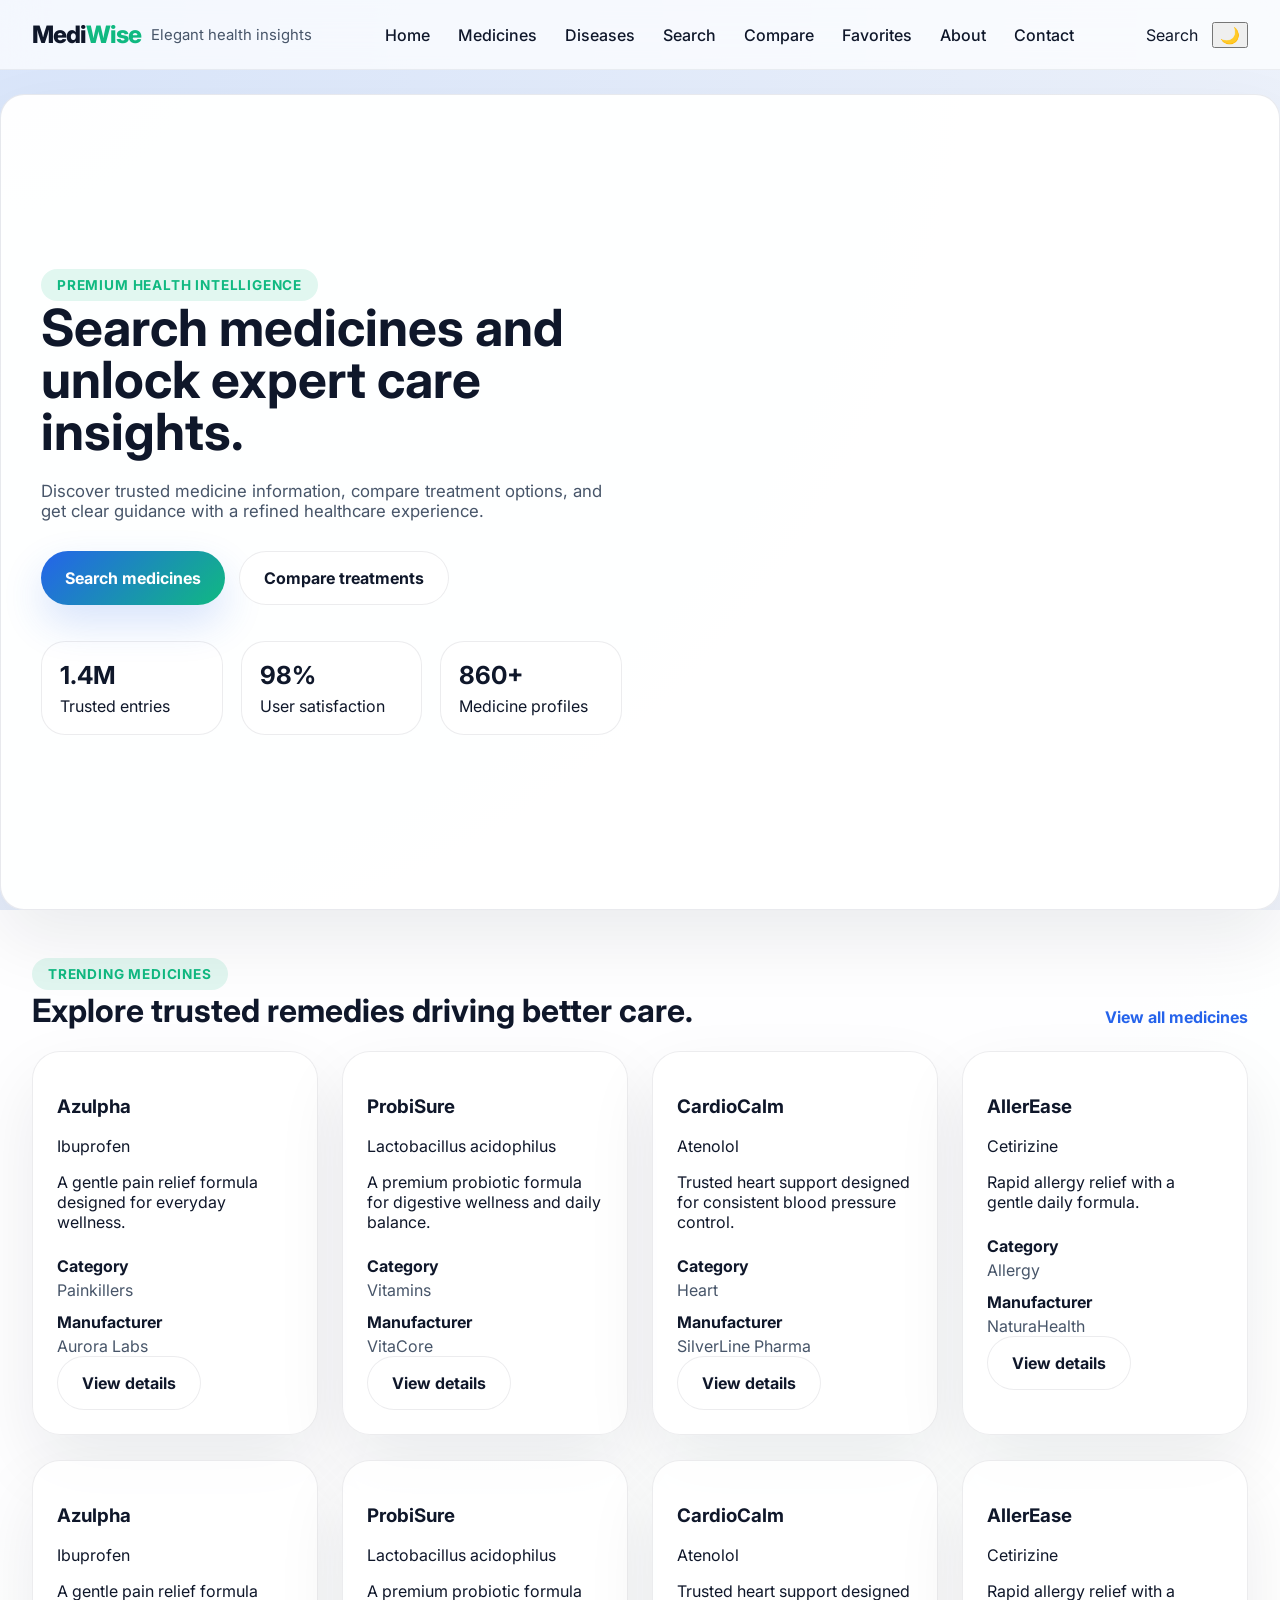
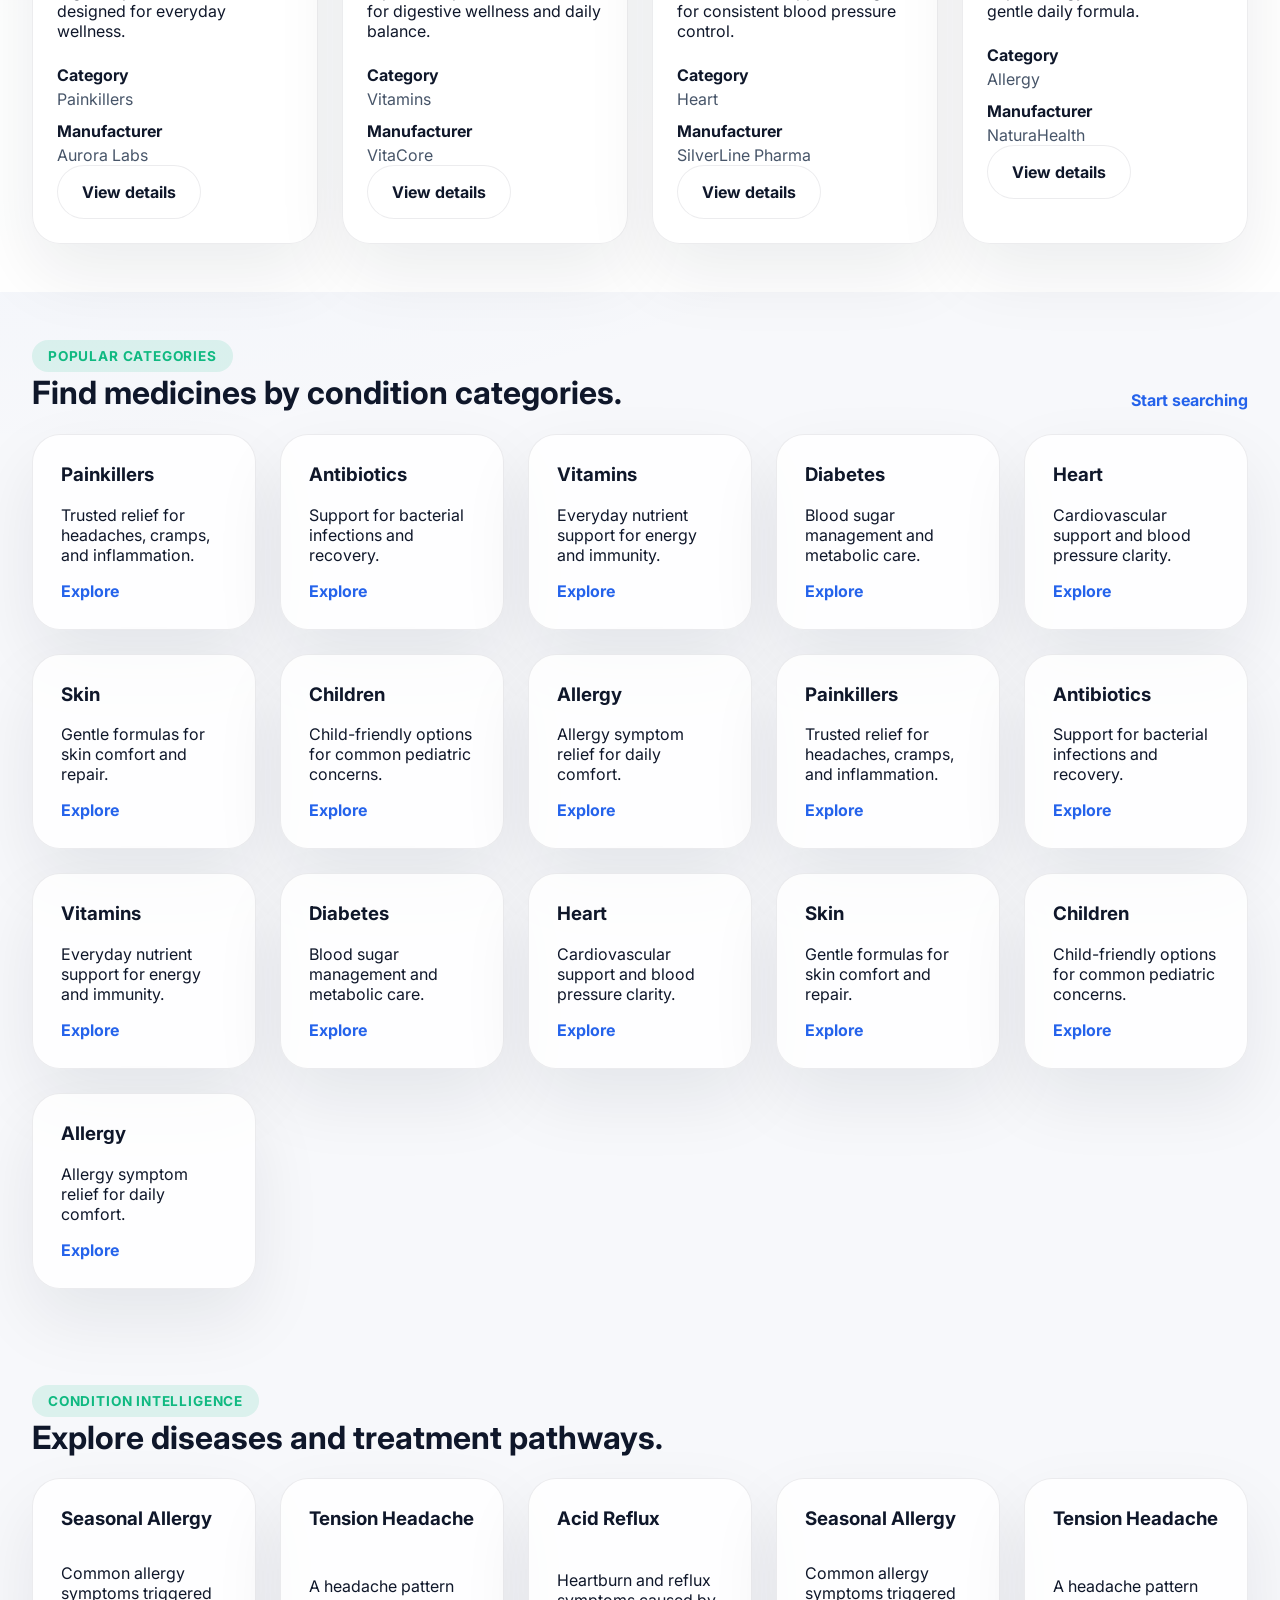
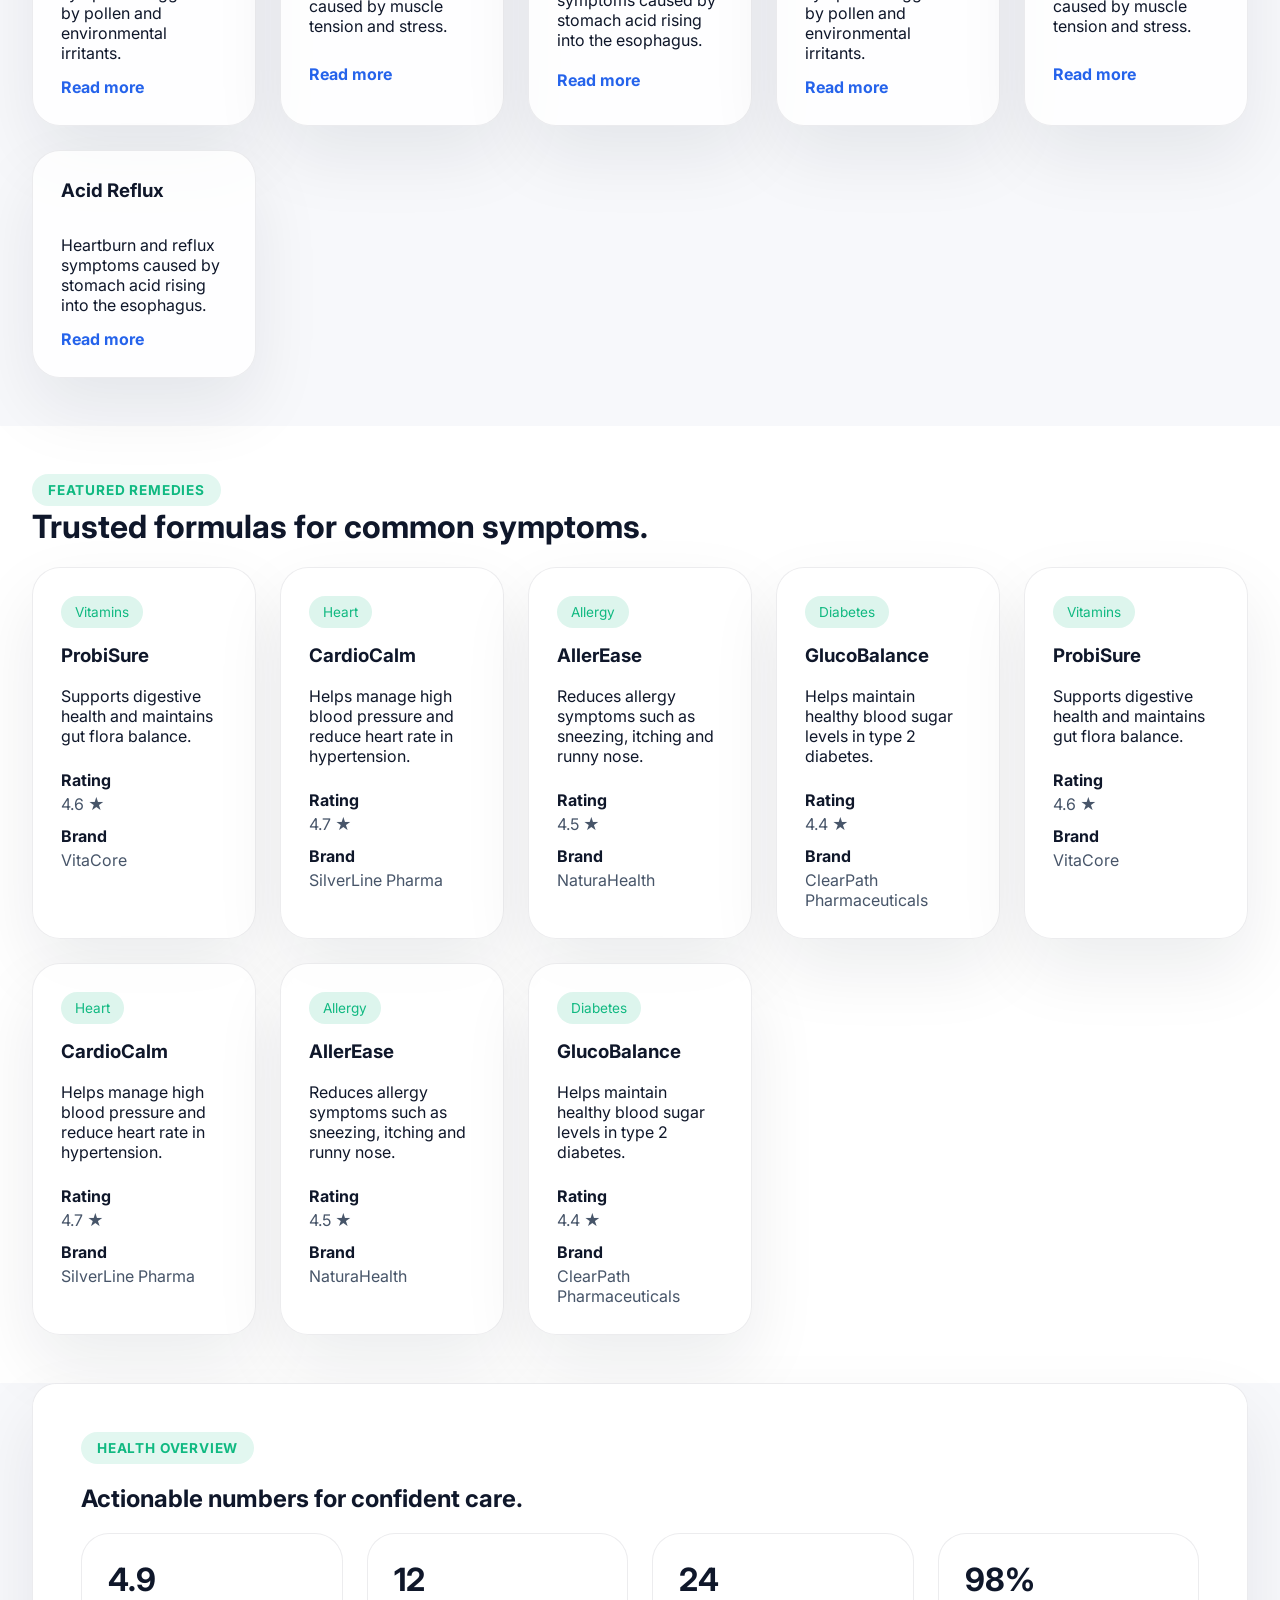
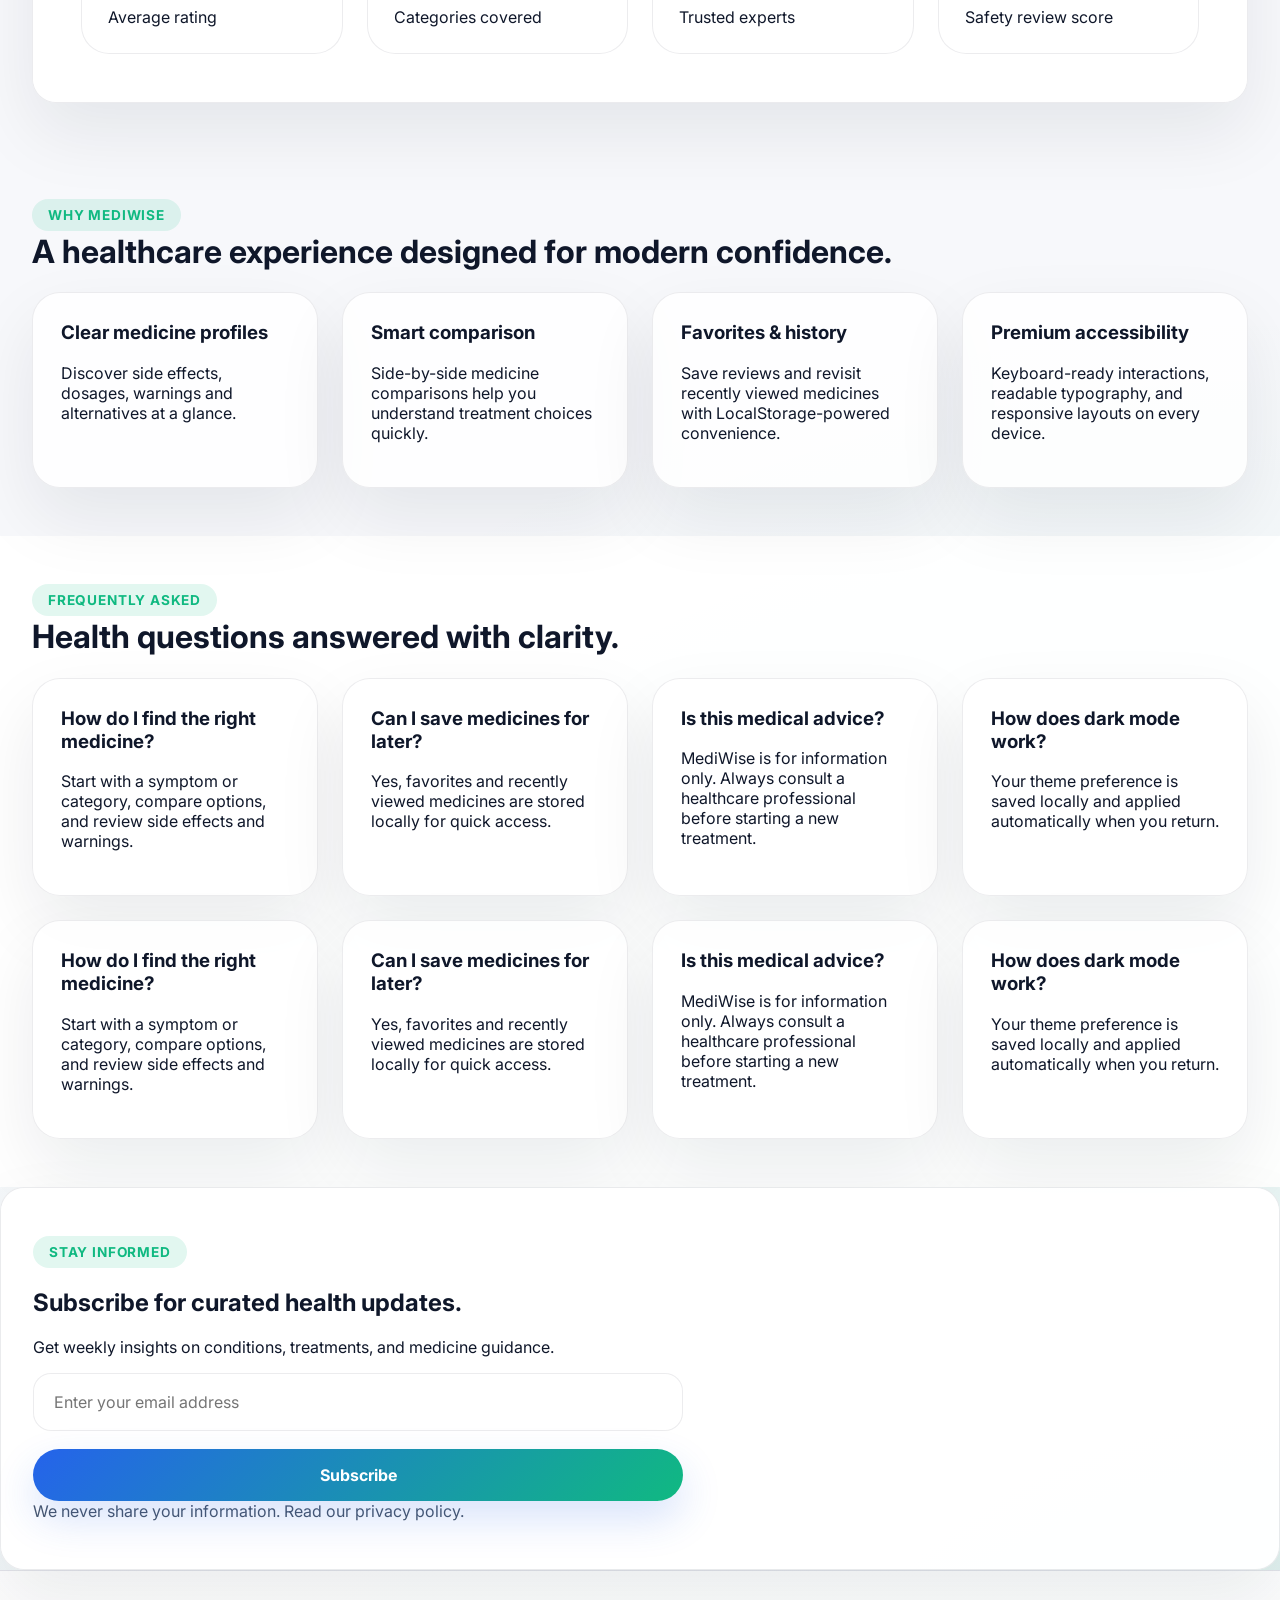
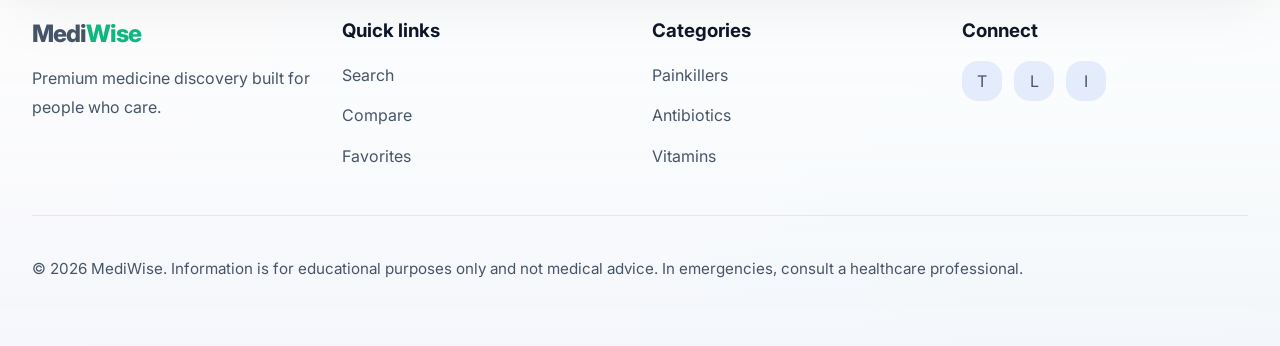
<file: index.html>
﻿<!DOCTYPE html>
<html lang="en">
<head>
  <meta charset="UTF-8" />
  <meta name="viewport" content="width=device-width, initial-scale=1.0" />
  <title>MediWise | Premium Healthcare Search & Medicine Insights</title>
  <meta name="description" content="MediWise is a premium healthcare discovery experience for searching medicines, exploring conditions, and comparing treatments with intelligent recommendations." />
  <meta property="og:title" content="MediWise | Premium Healthcare Search" />
  <meta property="og:description" content="Discover medicines, review treatments, and explore health guidance with MediWise's elegant, mobile-first healthcare experience." />
  <meta property="og:type" content="website" />
  <meta property="og:image" content="images/hero-pill.svg" />
  <meta name="twitter:card" content="summary_large_image" />
  <link rel="preconnect" href="https://fonts.googleapis.com" />
  <link rel="preconnect" href="https://fonts.gstatic.com" crossorigin />
  <link href="https://fonts.googleapis.com/css2?family=Inter:wght@400;500;600;700;800&display=swap" rel="stylesheet" />
  <link rel="stylesheet" href="css/style.css" />
  <link rel="stylesheet" href="css/navbar.css" />
  <link rel="stylesheet" href="css/footer.css" />
  <link rel="stylesheet" href="css/cards.css" />
  <link rel="stylesheet" href="css/pages.css" />
  <link rel="stylesheet" href="css/animations.css" />
  <link rel="stylesheet" href="css/responsive.css" />
</head>
<body>
  <div class="page-loader" id="pageLoader">
    <div class="loader-ring"></div>
    <div class="loader-text">MediWise is loading your health experience...</div>
  </div>

  <div class="page-shell">
    <header class="site-header" id="siteHeader">
      <div class="brand-group">
        <a class="brand-logo" href="index.html">Medi<span>Wise</span></a>
        <p class="brand-tag">Elegant health insights</p>
      </div>
      <nav class="primary-nav" aria-label="Primary navigation">
        <ul>
          <li><a href="index.html">Home</a></li>
          <li><a href="medicine.html">Medicines</a></li>
          <li><a href="disease.html">Diseases</a></li>
          <li><a href="search.html">Search</a></li>
          <li><a href="compare.html">Compare</a></li>
          <li><a href="favorites.html">Favorites</a></li>
          <li><a href="about.html">About</a></li>
          <li><a href="contact.html">Contact</a></li>
        </ul>
      </nav>
      <div class="site-actions">
        <a href="search.html" class="nav-search" aria-label="Search medicines"><span>Search</span></a>
        <button class="theme-toggle" id="themeToggle" aria-label="Toggle dark mode">🌙</button>
        <button class="menu-toggle" id="menuToggle" aria-label="Open mobile menu"><span></span><span></span><span></span></button>
      </div>
    </header>

    <div class="mobile-menu" id="mobileMenu" aria-hidden="true">
      <ul>
        <li><a href="index.html">Home</a></li>
        <li><a href="medicine.html">Medicines</a></li>
        <li><a href="disease.html">Diseases</a></li>
        <li><a href="search.html">Search</a></li>
        <li><a href="compare.html">Compare</a></li>
        <li><a href="favorites.html">Favorites</a></li>
        <li><a href="about.html">About</a></li>
        <li><a href="contact.html">Contact</a></li>
      </ul>
    </div>

    <main>
      <section class="hero panel glass-panel">
        <div class="hero-copy animate-up">
          <span class="eyebrow">Premium health intelligence</span>
          <h1>Search medicines and unlock expert care insights.</h1>
          <p>Discover trusted medicine information, compare treatment options, and get clear guidance with a refined healthcare experience.</p>
          <div class="hero-actions">
            <a href="search.html" class="btn btn-primary">Search medicines</a>
            <a href="compare.html" class="btn btn-secondary">Compare treatments</a>
          </div>
          <div class="hero-stats">
            <div><strong>1.4M</strong><span>Trusted entries</span></div>
            <div><strong>98%</strong><span>User satisfaction</span></div>
            <div><strong>860+</strong><span>Medicine profiles</span></div>
          </div>
        </div>
        <div class="hero-visual animate-float">
          <div class="hero-card glass-card">
            <span class="pill-badge">Featured</span>
            <img src="images/placeholder-medicine.svg" alt="MediWise medicine overview" />
            <div>
              <h2>Azulpha</h2>
              <p>Advanced pain relief for everyday comfort.</p>
            </div>
          </div>
          <div class="floating-pill pill-1"></div>
          <div class="floating-pill pill-2"></div>
          <div class="floating-pill pill-3"></div>
          <div class="visual-accent"></div>
        </div>
      </section>

      <section class="section section-surface" id="trendingMedicines">
        <div class="section-head">
          <div>
            <span class="eyebrow">Trending medicines</span>
            <h2>Explore trusted remedies driving better care.</h2>
          </div>
          <a href="medicine.html" class="link-button">View all medicines</a>
        </div>
        <div class="card-grid" id="trendingCards"></div>
      </section>

      <section class="section section-gradient" aria-labelledby="popularCategoriesTitle">
        <div class="section-head">
          <div>
            <span class="eyebrow">Popular categories</span>
            <h2 id="popularCategoriesTitle">Find medicines by condition categories.</h2>
          </div>
          <a href="search.html" class="link-button">Start searching</a>
        </div>
        <div class="category-grid" id="categoryGrid"></div>
      </section>

      <section class="section" aria-labelledby="diseaseInsightsTitle">
        <div class="section-head">
          <div>
            <span class="eyebrow">Condition intelligence</span>
            <h2 id="diseaseInsightsTitle">Explore diseases and treatment pathways.</h2>
          </div>
        </div>
        <div class="disease-grid" id="diseaseGrid"></div>
      </section>

      <section class="section section-surface" aria-labelledby="featuredMedicinesTitle">
        <div class="section-head">
          <div>
            <span class="eyebrow">Featured remedies</span>
            <h2 id="featuredMedicinesTitle">Trusted formulas for common symptoms.</h2>
          </div>
        </div>
        <div class="feature-grid" id="featuredGrid"></div>
      </section>

      <section class="section stats-section" aria-labelledby="healthStatsTitle">
        <div class="glass-panel stats-panel animate-up">
          <span class="eyebrow">Health overview</span>
          <h2 id="healthStatsTitle">Actionable numbers for confident care.</h2>
          <div class="stats-cards">
            <div class="stat-card"><strong>4.9</strong><span>Average rating</span></div>
            <div class="stat-card"><strong>12</strong><span>Categories covered</span></div>
            <div class="stat-card"><strong>24</strong><span>Trusted experts</span></div>
            <div class="stat-card"><strong>98%</strong><span>Safety review score</span></div>
          </div>
        </div>
      </section>

      <section class="section section-gradient" aria-labelledby="whyChooseTitle">
        <div class="section-head">
          <div>
            <span class="eyebrow">Why MediWise</span>
            <h2 id="whyChooseTitle">A healthcare experience designed for modern confidence.</h2>
          </div>
        </div>
        <div class="feature-grid feature-grid-4">
          <article class="glass-card feature-card animate-left">
            <h3>Clear medicine profiles</h3>
            <p>Discover side effects, dosages, warnings and alternatives at a glance.</p>
          </article>
          <article class="glass-card feature-card animate-up">
            <h3>Smart comparison</h3>
            <p>Side-by-side medicine comparisons help you understand treatment choices quickly.</p>
          </article>
          <article class="glass-card feature-card animate-right">
            <h3>Favorites &amp; history</h3>
            <p>Save reviews and revisit recently viewed medicines with LocalStorage-powered convenience.</p>
          </article>
          <article class="glass-card feature-card animate-up">
            <h3>Premium accessibility</h3>
            <p>Keyboard-ready interactions, readable typography, and responsive layouts on every device.</p>
          </article>
        </div>
      </section>

      <section class="section section-surface faq-section" aria-labelledby="faqTitle">
        <div class="section-head">
          <div>
            <span class="eyebrow">Frequently asked</span>
            <h2 id="faqTitle">Health questions answered with clarity.</h2>
          </div>
        </div>
        <div class="faq-grid" id="faqGrid"></div>
      </section>

      <section class="section newsletter-panel glass-panel animate-up">
        <div>
          <span class="eyebrow">Stay informed</span>
          <h2>Subscribe for curated health updates.</h2>
          <p>Get weekly insights on conditions, treatments, and medicine guidance.</p>
          <form id="newsletterForm" class="newsletter-form" novalidate>
            <label class="sr-only" for="newsletterEmail">Email address</label>
            <input id="newsletterEmail" type="email" placeholder="Enter your email address" required />
            <button type="submit" class="btn btn-primary">Subscribe</button>
          </form>
          <p class="newsletter-note">We never share your information. Read our <a href="privacy.html">privacy policy</a>.</p>
        </div>
      </section>
    </main>

    <footer class="site-footer">
      <div class="footer-grid">
        <div>
          <a class="brand-logo footer-logo" href="index.html">Medi<span>Wise</span></a>
          <p>Premium medicine discovery built for people who care.</p>
        </div>
        <div>
          <h3>Quick links</h3>
          <ul>
            <li><a href="search.html">Search</a></li>
            <li><a href="compare.html">Compare</a></li>
            <li><a href="favorites.html">Favorites</a></li>
          </ul>
        </div>
        <div>
          <h3>Categories</h3>
          <ul>
            <li><a href="search.html?category=Painkillers">Painkillers</a></li>
            <li><a href="search.html?category=Antibiotics">Antibiotics</a></li>
            <li><a href="search.html?category=Vitamins">Vitamins</a></li>
          </ul>
        </div>
        <div>
          <h3>Connect</h3>
          <div class="social-links">
            <a href="#" aria-label="Follow on Twitter">T</a>
            <a href="#" aria-label="Follow on LinkedIn">L</a>
            <a href="#" aria-label="Follow on Instagram">I</a>
          </div>
        </div>
      </div>
      <div class="footer-bottom">
        <p>© 2026 MediWise. Information is for educational purposes only and not medical advice. In emergencies, consult a healthcare professional.</p>
      </div>
    </footer>

    <button class="back-to-top" id="backToTop" aria-label="Scroll back to top">↑</button>
  </div>

  <script src="js/site.js"></script>
  <script type="module" src="js/app.js"></script>
  <script type="module" src="js/animations.js"></script>
</body>
</html>
</file>
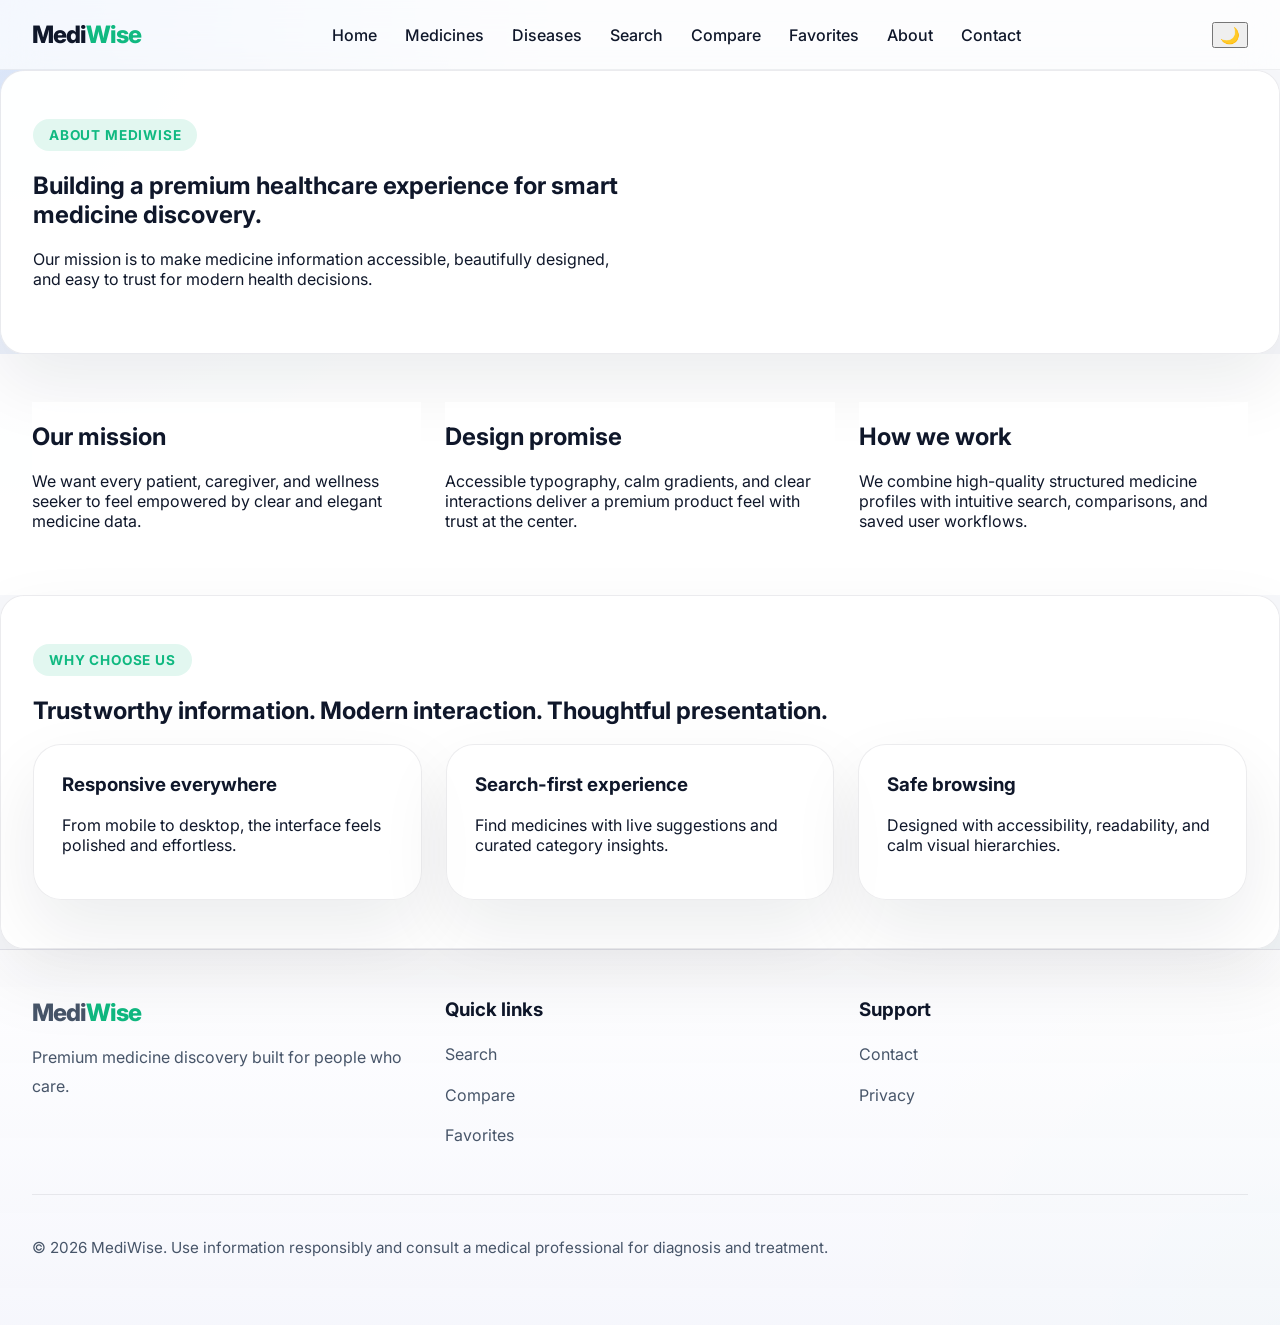
<file: about.html>
﻿<!DOCTYPE html>
<html lang="en">
<head>
  <meta charset="UTF-8" />
  <meta name="viewport" content="width=device-width, initial-scale=1.0" />
  <title>About MediWise | Premium Healthcare Website</title>
  <meta name="description" content="Learn about MediWise, our mission to make medicine information elegant, accessible, and trustworthy for everyone." />
  <link rel="stylesheet" href="css/style.css" />
  <link rel="stylesheet" href="css/navbar.css" />
  <link rel="stylesheet" href="css/footer.css" />
  <link rel="stylesheet" href="css/cards.css" />
  <link rel="stylesheet" href="css/pages.css" />
  <link rel="stylesheet" href="css/animations.css" />
  <link rel="stylesheet" href="css/responsive.css" />
  <link rel="preconnect" href="https://fonts.googleapis.com" />
  <link rel="preconnect" href="https://fonts.gstatic.com" crossorigin />
  <link href="https://fonts.googleapis.com/css2?family=Inter:wght@400;500;600;700;800&display=swap" rel="stylesheet" />
</head>
<body>
  <div class="page-loader" id="pageLoader">
    <div class="loader-ring"></div>
    <div class="loader-text">Loading about page...</div>
  </div>
  <div class="page-shell">
    <header class="site-header" id="siteHeader">
      <div class="brand-group">
        <a class="brand-logo" href="index.html">Medi<span>Wise</span></a>
      </div>
      <nav class="primary-nav" aria-label="Primary navigation">
        <ul>
          <li><a href="index.html">Home</a></li>
          <li><a href="medicine.html">Medicines</a></li>
          <li><a href="disease.html">Diseases</a></li>
          <li><a href="search.html">Search</a></li>
          <li><a href="compare.html">Compare</a></li>
          <li><a href="favorites.html">Favorites</a></li>
          <li><a href="about.html">About</a></li>
          <li><a href="contact.html">Contact</a></li>
        </ul>
      </nav>
      <div class="site-actions">
        <button class="theme-toggle" id="themeToggle" aria-label="Toggle dark mode">🌙</button>
        <button class="menu-toggle" id="menuToggle" aria-label="Open mobile menu"><span></span><span></span><span></span></button>
      </div>
    </header>
    <div class="mobile-menu" id="mobileMenu" aria-hidden="true">
      <ul>
        <li><a href="index.html">Home</a></li>
        <li><a href="medicine.html">Medicines</a></li>
        <li><a href="disease.html">Diseases</a></li>
        <li><a href="search.html">Search</a></li>
        <li><a href="compare.html">Compare</a></li>
        <li><a href="favorites.html">Favorites</a></li>
        <li><a href="about.html">About</a></li>
        <li><a href="contact.html">Contact</a></li>
      </ul>
    </div>

    <main>
      <section class="section about-hero glass-panel animate-up">
        <div>
          <span class="eyebrow">About MediWise</span>
          <h1>Building a premium healthcare experience for smart medicine discovery.</h1>
          <p>Our mission is to make medicine information accessible, beautifully designed, and easy to trust for modern health decisions.</p>
        </div>
      </section>

      <section class="section section-surface about-grid">
        <article class="glass-card animate-left">
          <h2>Our mission</h2>
          <p>We want every patient, caregiver, and wellness seeker to feel empowered by clear and elegant medicine data.</p>
        </article>
        <article class="glass-card animate-up">
          <h2>Design promise</h2>
          <p>Accessible typography, calm gradients, and clear interactions deliver a premium product feel with trust at the center.</p>
        </article>
        <article class="glass-card animate-right">
          <h2>How we work</h2>
          <p>We combine high-quality structured medicine profiles with intuitive search, comparisons, and saved user workflows.</p>
        </article>
      </section>

      <section class="section section-gradient team-panel glass-panel animate-up">
        <div>
          <span class="eyebrow">Why choose us</span>
          <h2>Trustworthy information. Modern interaction. Thoughtful presentation.</h2>
        </div>
        <div class="feature-grid feature-grid-3">
          <article>
            <h3>Responsive everywhere</h3>
            <p>From mobile to desktop, the interface feels polished and effortless.</p>
          </article>
          <article>
            <h3>Search-first experience</h3>
            <p>Find medicines with live suggestions and curated category insights.</p>
          </article>
          <article>
            <h3>Safe browsing</h3>
            <p>Designed with accessibility, readability, and calm visual hierarchies.</p>
          </article>
        </div>
      </section>
    </main>

    <footer class="site-footer">
      <div class="footer-grid">
        <div>
          <a class="brand-logo footer-logo" href="index.html">Medi<span>Wise</span></a>
          <p>Premium medicine discovery built for people who care.</p>
        </div>
        <div>
          <h3>Quick links</h3>
          <ul>
            <li><a href="search.html">Search</a></li>
            <li><a href="compare.html">Compare</a></li>
            <li><a href="favorites.html">Favorites</a></li>
          </ul>
        </div>
        <div>
          <h3>Support</h3>
          <ul>
            <li><a href="contact.html">Contact</a></li>
            <li><a href="privacy.html">Privacy</a></li>
          </ul>
        </div>
      </div>
      <div class="footer-bottom">
        <p>© 2026 MediWise. Use information responsibly and consult a medical professional for diagnosis and treatment.</p>
      </div>
    </footer>
  </div>

  <button class="back-to-top" id="backToTop" aria-label="Scroll to top">↑</button>
  <script src="js/site.js"></script>
  <script type="module" src="js/app.js"></script>
</body>
</html>
</file>
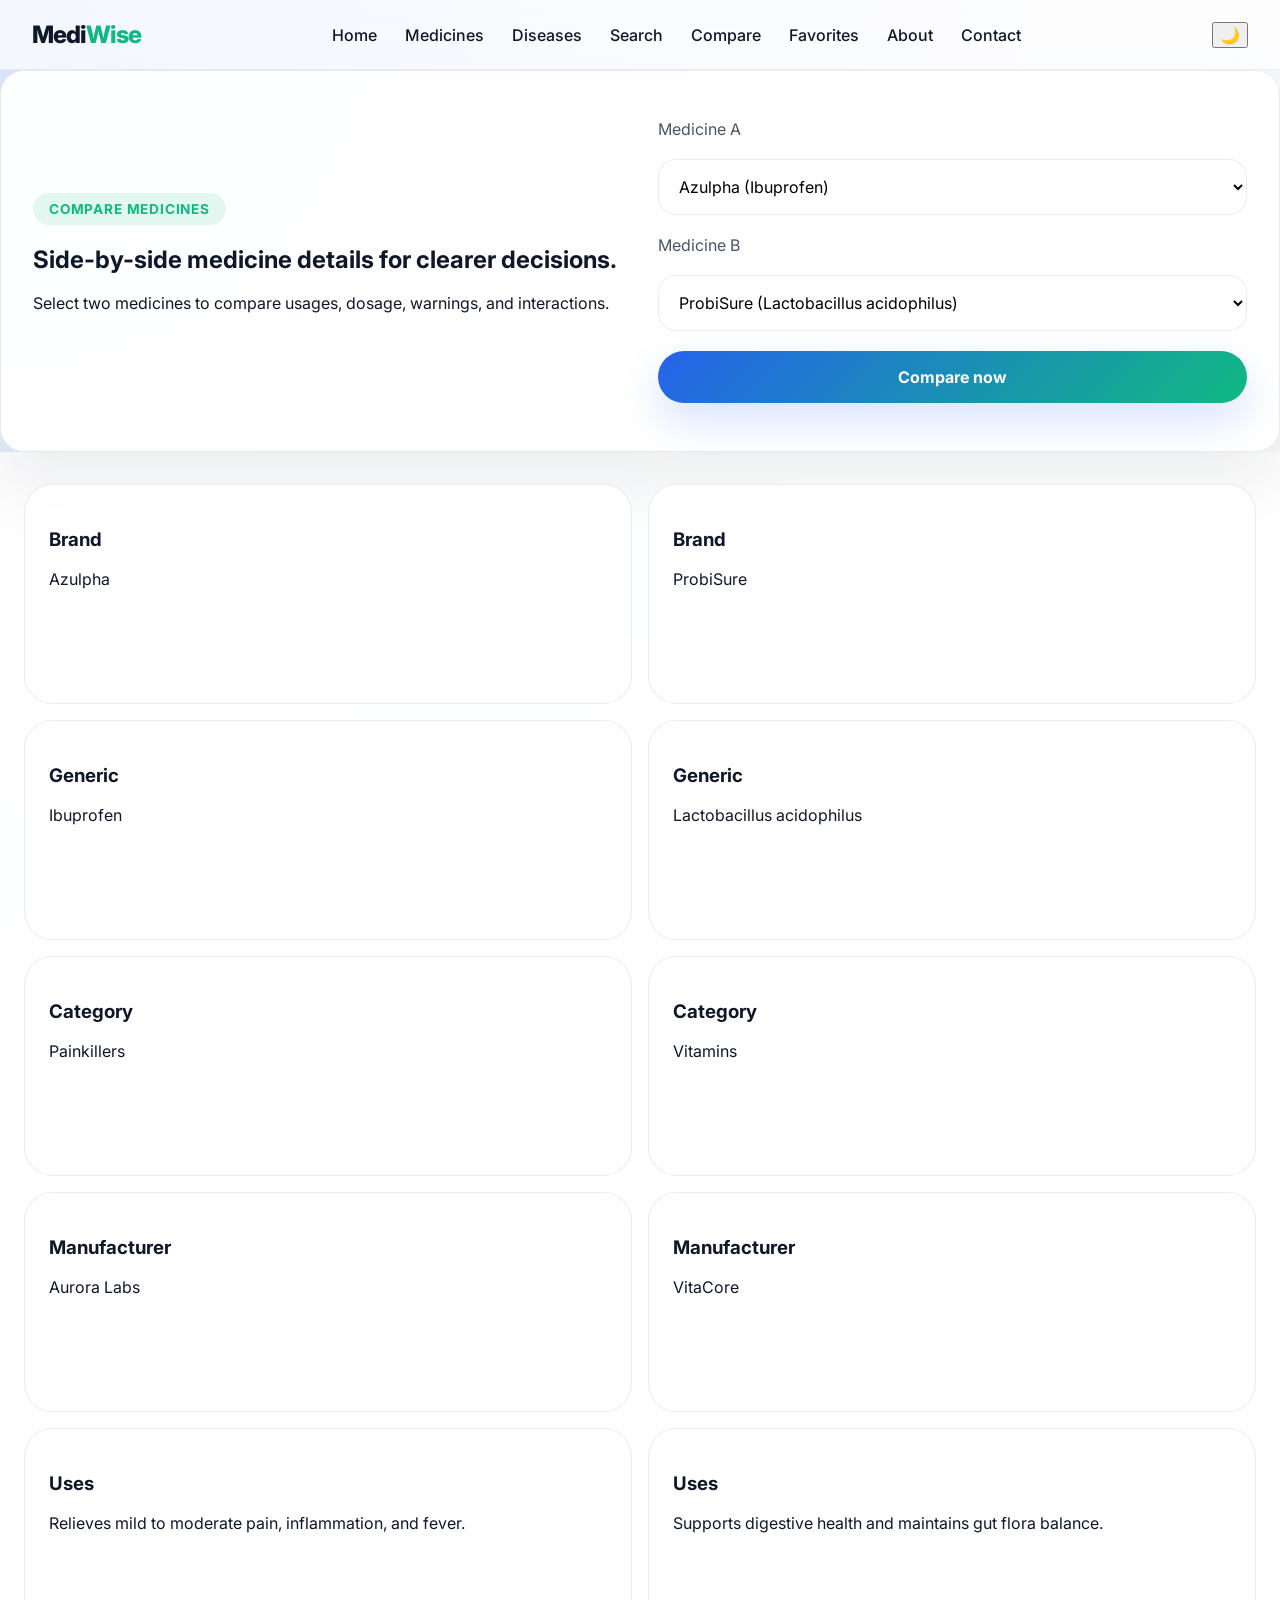
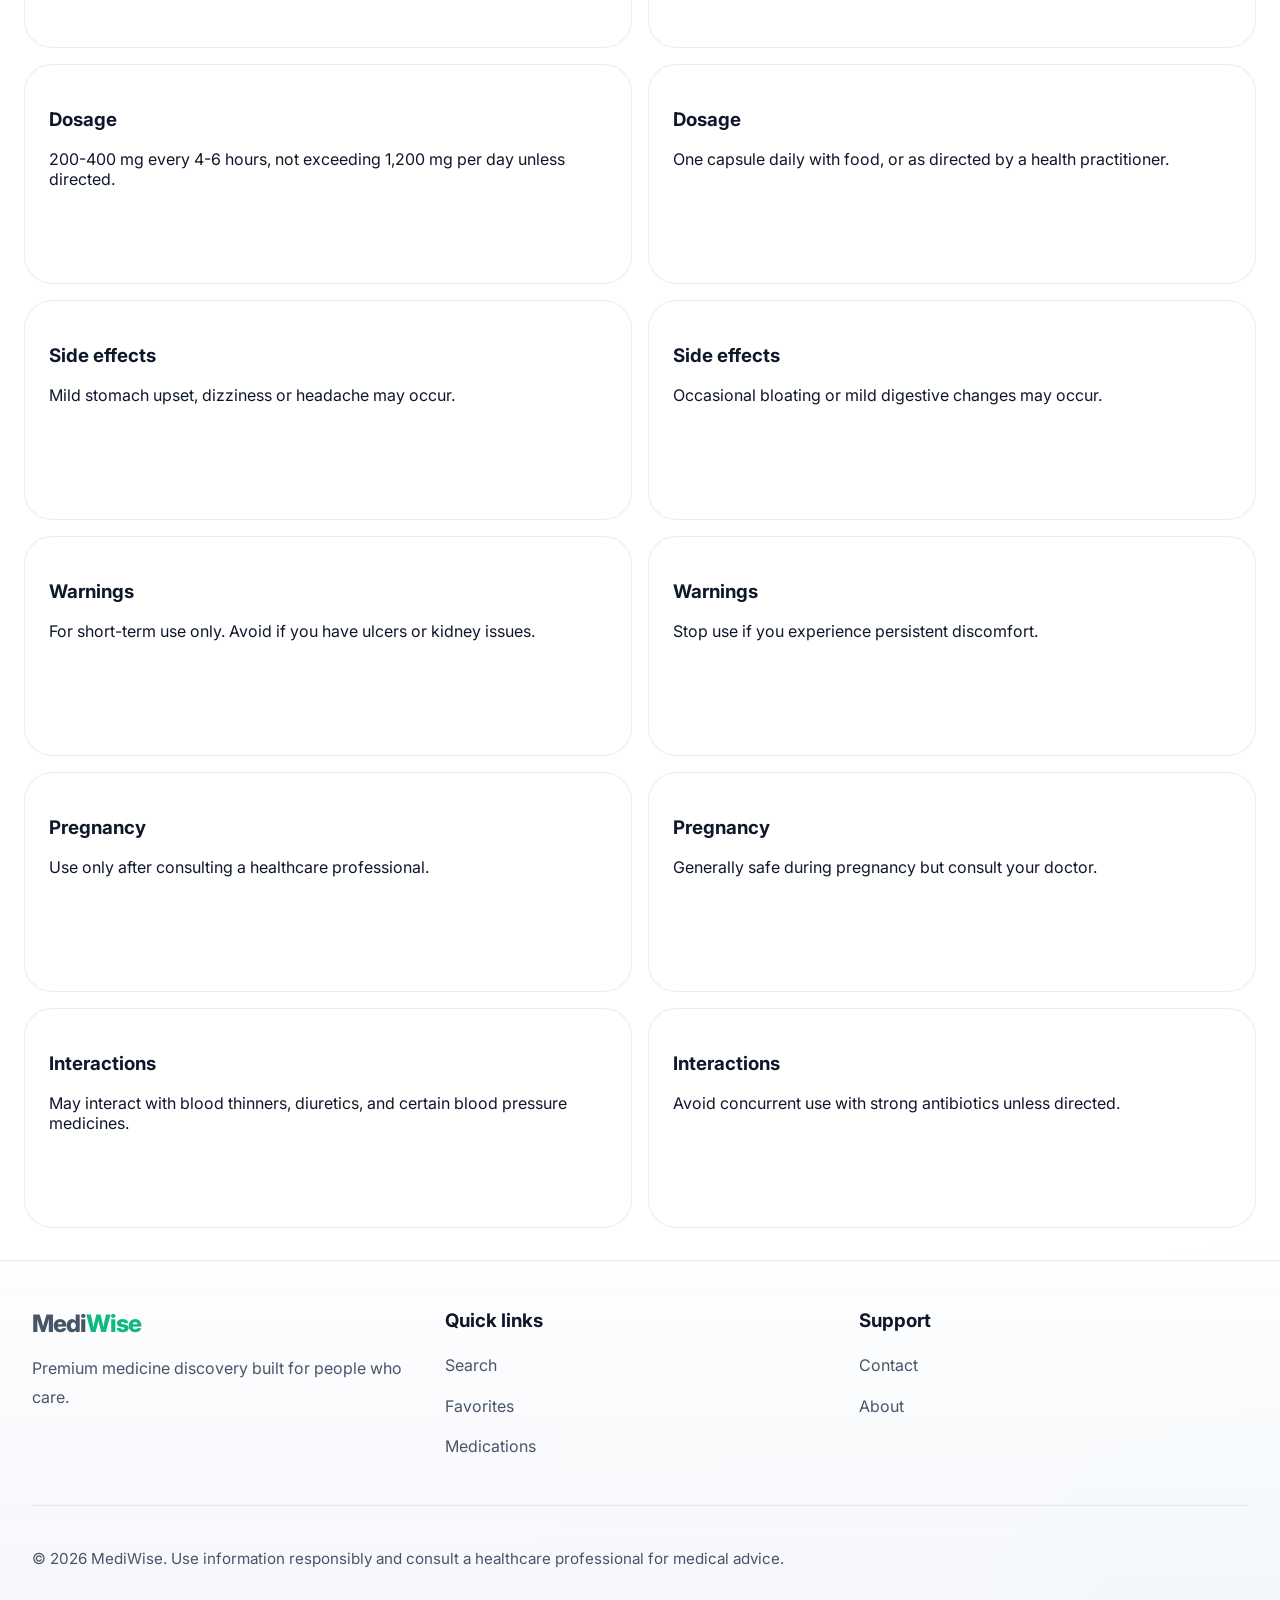
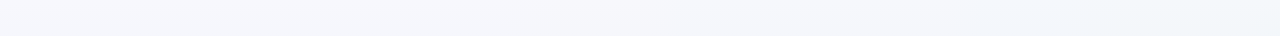
<file: compare.html>
﻿<!DOCTYPE html>
<html lang="en">
<head>
  <meta charset="UTF-8" />
  <meta name="viewport" content="width=device-width, initial-scale=1.0" />
  <title>Compare Medicines | MediWise</title>
  <meta name="description" content="Compare two medicines side-by-side with dosing, warnings, interactions, and pregnancy information." />
  <link rel="stylesheet" href="css/style.css" />
  <link rel="stylesheet" href="css/navbar.css" />
  <link rel="stylesheet" href="css/footer.css" />
  <link rel="stylesheet" href="css/cards.css" />
  <link rel="stylesheet" href="css/pages.css" />
  <link rel="stylesheet" href="css/animations.css" />
  <link rel="stylesheet" href="css/responsive.css" />
  <link rel="preconnect" href="https://fonts.googleapis.com" />
  <link rel="preconnect" href="https://fonts.gstatic.com" crossorigin />
  <link href="https://fonts.googleapis.com/css2?family=Inter:wght@400;500;600;700;800&display=swap" rel="stylesheet" />
</head>
<body>
  <div class="page-loader" id="pageLoader">
    <div class="loader-ring"></div>
    <div class="loader-text">Loading comparison tools...</div>
  </div>
  <div class="page-shell">
    <header class="site-header" id="siteHeader">
      <div class="brand-group">
        <a class="brand-logo" href="index.html">Medi<span>Wise</span></a>
      </div>
      <nav class="primary-nav" aria-label="Primary navigation">
        <ul>
          <li><a href="index.html">Home</a></li>
          <li><a href="medicine.html">Medicines</a></li>
          <li><a href="disease.html">Diseases</a></li>
          <li><a href="search.html">Search</a></li>
          <li><a href="compare.html">Compare</a></li>
          <li><a href="favorites.html">Favorites</a></li>
          <li><a href="about.html">About</a></li>
          <li><a href="contact.html">Contact</a></li>
        </ul>
      </nav>
      <div class="site-actions">
        <button class="theme-toggle" id="themeToggle" aria-label="Toggle dark mode">🌙</button>
        <button class="menu-toggle" id="menuToggle" aria-label="Open mobile menu"><span></span><span></span><span></span></button>
      </div>
    </header>
    <div class="mobile-menu" id="mobileMenu" aria-hidden="true">
      <ul>
        <li><a href="index.html">Home</a></li>
        <li><a href="medicine.html">Medicines</a></li>
        <li><a href="disease.html">Diseases</a></li>
        <li><a href="search.html">Search</a></li>
        <li><a href="compare.html">Compare</a></li>
        <li><a href="favorites.html">Favorites</a></li>
        <li><a href="about.html">About</a></li>
        <li><a href="contact.html">Contact</a></li>
      </ul>
    </div>

    <main>
      <section class="section compare-hero glass-panel animate-up">
        <div>
          <span class="eyebrow">Compare medicines</span>
          <h1>Side-by-side medicine details for clearer decisions.</h1>
          <p>Select two medicines to compare usages, dosage, warnings, and interactions.</p>
        </div>
        <div class="compare-form">
          <label for="compareA">Medicine A</label>
          <select id="compareA" aria-label="Choose first medicine"></select>
          <label for="compareB">Medicine B</label>
          <select id="compareB" aria-label="Choose second medicine"></select>
          <button id="compareButton" class="btn btn-primary">Compare now</button>
        </div>
      </section>

      <section class="section section-surface compare-results" id="compareResults">
        <div class="compare-table" id="compareTable"></div>
      </section>
    </main>

    <footer class="site-footer">
      <div class="footer-grid">
        <div>
          <a class="brand-logo footer-logo" href="index.html">Medi<span>Wise</span></a>
          <p>Premium medicine discovery built for people who care.</p>
        </div>
        <div>
          <h3>Quick links</h3>
          <ul>
            <li><a href="search.html">Search</a></li>
            <li><a href="favorites.html">Favorites</a></li>
            <li><a href="medicine.html">Medications</a></li>
          </ul>
        </div>
        <div>
          <h3>Support</h3>
          <ul>
            <li><a href="contact.html">Contact</a></li>
            <li><a href="about.html">About</a></li>
          </ul>
        </div>
      </div>
      <div class="footer-bottom">
        <p>© 2026 MediWise. Use information responsibly and consult a healthcare professional for medical advice.</p>
      </div>
    </footer>
  </div>

  <button class="back-to-top" id="backToTop" aria-label="Scroll to top">↑</button>
  <script src="js/site.js"></script>
  <script type="module" src="js/app.js"></script>
  <script type="module" src="js/compare.js"></script>
</body>
</html>
</file>
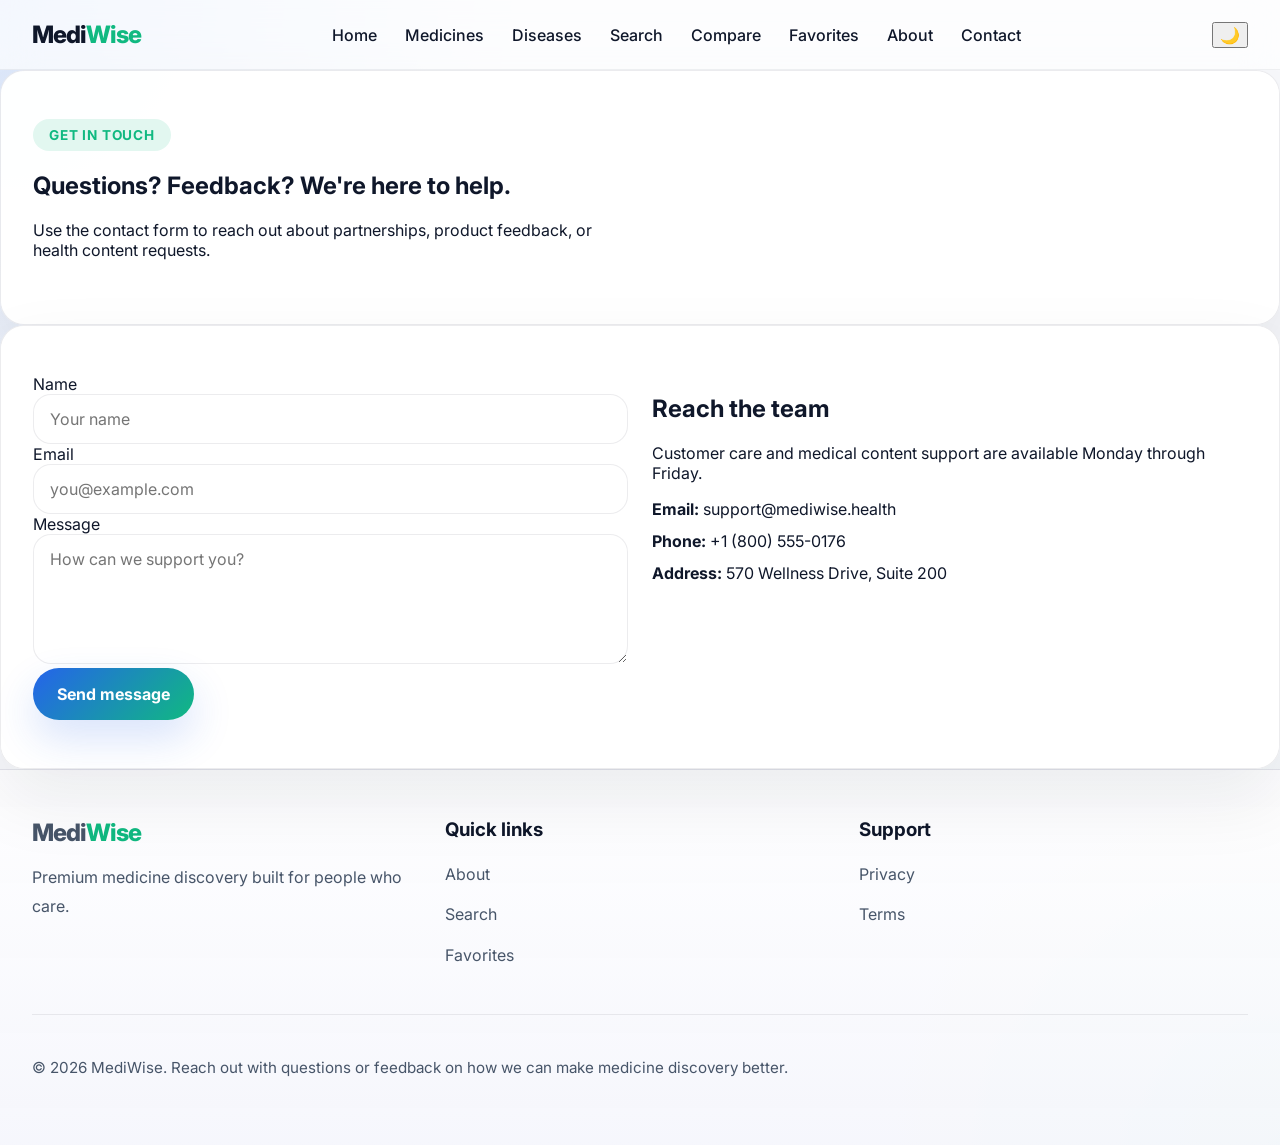
<file: contact.html>
﻿<!DOCTYPE html>
<html lang="en">
<head>
  <meta charset="UTF-8" />
  <meta name="viewport" content="width=device-width, initial-scale=1.0" />
  <title>Contact MediWise | Support & Feedback</title>
  <meta name="description" content="Contact MediWise for support, feedback, or partnership inquiries. Reach out with our easy-to-use contact form." />
  <link rel="stylesheet" href="css/style.css" />
  <link rel="stylesheet" href="css/navbar.css" />
  <link rel="stylesheet" href="css/footer.css" />
  <link rel="stylesheet" href="css/cards.css" />
  <link rel="stylesheet" href="css/pages.css" />
  <link rel="stylesheet" href="css/animations.css" />
  <link rel="stylesheet" href="css/responsive.css" />
  <link rel="preconnect" href="https://fonts.googleapis.com" />
  <link rel="preconnect" href="https://fonts.gstatic.com" crossorigin />
  <link href="https://fonts.googleapis.com/css2?family=Inter:wght@400;500;600;700;800&display=swap" rel="stylesheet" />
</head>
<body>
  <div class="page-loader" id="pageLoader">
    <div class="loader-ring"></div>
    <div class="loader-text">Opening the contact form...</div>
  </div>
  <div class="page-shell">
    <header class="site-header" id="siteHeader">
      <div class="brand-group">
        <a class="brand-logo" href="index.html">Medi<span>Wise</span></a>
      </div>
      <nav class="primary-nav" aria-label="Primary navigation">
        <ul>
          <li><a href="index.html">Home</a></li>
          <li><a href="medicine.html">Medicines</a></li>
          <li><a href="disease.html">Diseases</a></li>
          <li><a href="search.html">Search</a></li>
          <li><a href="compare.html">Compare</a></li>
          <li><a href="favorites.html">Favorites</a></li>
          <li><a href="about.html">About</a></li>
          <li><a href="contact.html">Contact</a></li>
        </ul>
      </nav>
      <div class="site-actions">
        <button class="theme-toggle" id="themeToggle" aria-label="Toggle dark mode">🌙</button>
        <button class="menu-toggle" id="menuToggle" aria-label="Open mobile menu"><span></span><span></span><span></span></button>
      </div>
    </header>
    <div class="mobile-menu" id="mobileMenu" aria-hidden="true">
      <ul>
        <li><a href="index.html">Home</a></li>
        <li><a href="medicine.html">Medicines</a></li>
        <li><a href="disease.html">Diseases</a></li>
        <li><a href="search.html">Search</a></li>
        <li><a href="compare.html">Compare</a></li>
        <li><a href="favorites.html">Favorites</a></li>
        <li><a href="about.html">About</a></li>
        <li><a href="contact.html">Contact</a></li>
      </ul>
    </div>

    <main>
      <section class="section contact-hero glass-panel animate-up">
        <div>
          <span class="eyebrow">Get in touch</span>
          <h1>Questions? Feedback? We're here to help.</h1>
          <p>Use the contact form to reach out about partnerships, product feedback, or health content requests.</p>
        </div>
      </section>

      <section class="section section-surface contact-panel glass-panel animate-up">
        <div class="contact-grid">
          <form id="contactForm" novalidate>
            <div class="field-row">
              <label for="name">Name</label>
              <input id="name" name="name" type="text" placeholder="Your name" required />
            </div>
            <div class="field-row">
              <label for="email">Email</label>
              <input id="email" name="email" type="email" placeholder="you@example.com" required />
            </div>
            <div class="field-row">
              <label for="message">Message</label>
              <textarea id="message" name="message" rows="5" placeholder="How can we support you?" required></textarea>
            </div>
            <button type="submit" class="btn btn-primary">Send message</button>
            <div class="form-note" id="contactMessage"></div>
          </form>
          <div class="contact-details">
            <h2>Reach the team</h2>
            <p>Customer care and medical content support are available Monday through Friday.</p>
            <ul>
              <li><strong>Email:</strong> support@mediwise.health</li>
              <li><strong>Phone:</strong> +1 (800) 555-0176</li>
              <li><strong>Address:</strong> 570 Wellness Drive, Suite 200</li>
            </ul>
          </div>
        </div>
      </section>
    </main>

    <footer class="site-footer">
      <div class="footer-grid">
        <div>
          <a class="brand-logo footer-logo" href="index.html">Medi<span>Wise</span></a>
          <p>Premium medicine discovery built for people who care.</p>
        </div>
        <div>
          <h3>Quick links</h3>
          <ul>
            <li><a href="about.html">About</a></li>
            <li><a href="search.html">Search</a></li>
            <li><a href="favorites.html">Favorites</a></li>
          </ul>
        </div>
        <div>
          <h3>Support</h3>
          <ul>
            <li><a href="privacy.html">Privacy</a></li>
            <li><a href="index.html">Terms</a></li>
          </ul>
        </div>
      </div>
      <div class="footer-bottom">
        <p>© 2026 MediWise. Reach out with questions or feedback on how we can make medicine discovery better.</p>
      </div>
    </footer>
  </div>

  <button class="back-to-top" id="backToTop" aria-label="Scroll to top">↑</button>
  <script src="js/site.js"></script>
  <script type="module" src="js/app.js"></script>
</body>
</html>
</file>
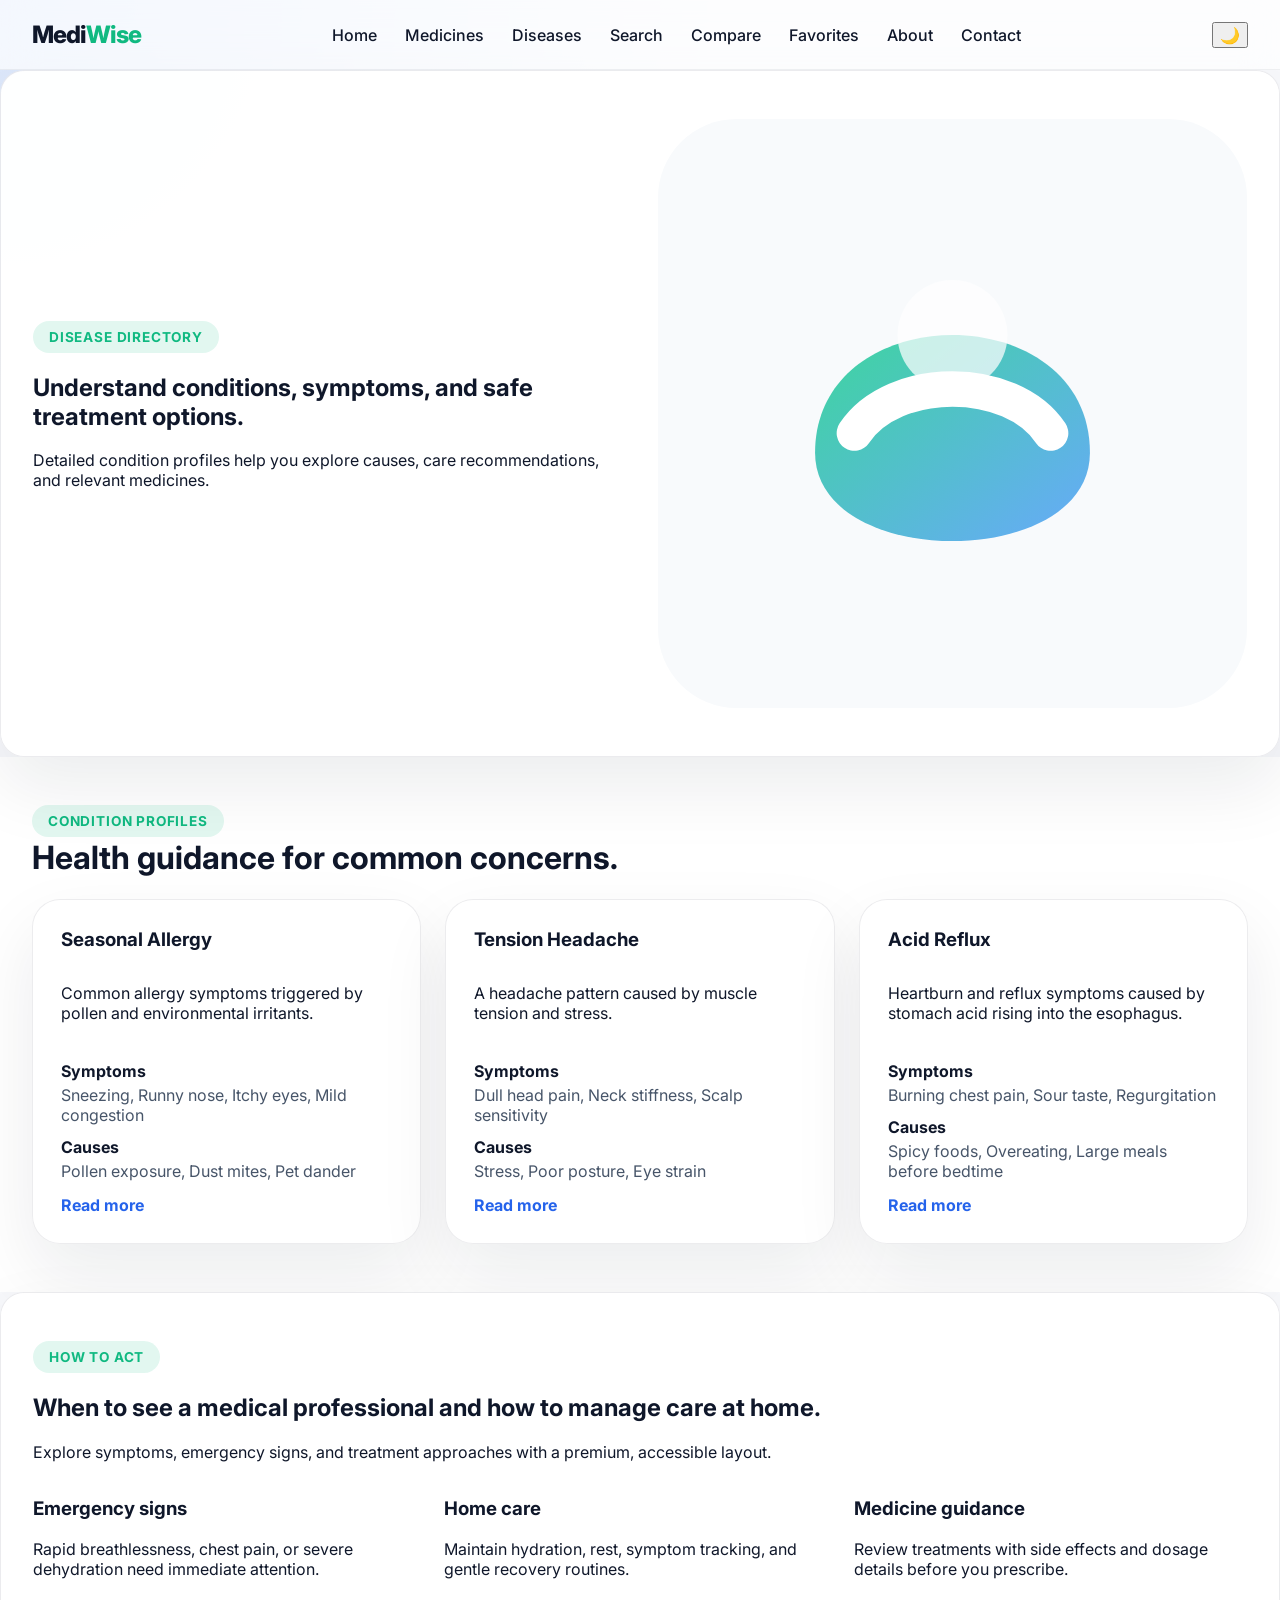
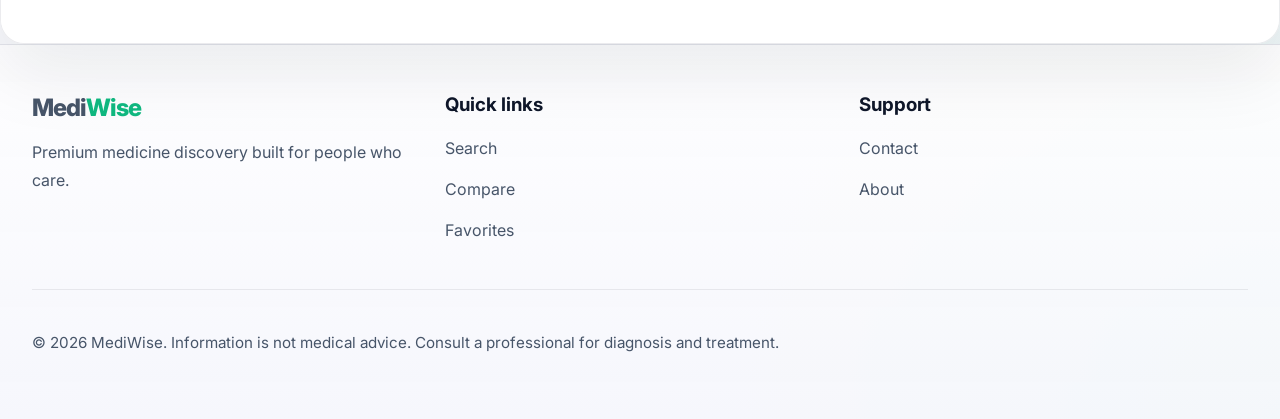
<file: disease.html>
﻿<!DOCTYPE html>
<html lang="en">
<head>
  <meta charset="UTF-8" />
  <meta name="viewport" content="width=device-width, initial-scale=1.0" />
  <title>Diseases & Conditions | MediWise</title>
  <meta name="description" content="Explore disease insights, symptoms, causes, treatment guidance, and home care best practices with MediWise." />
  <link rel="stylesheet" href="css/style.css" />
  <link rel="stylesheet" href="css/navbar.css" />
  <link rel="stylesheet" href="css/footer.css" />
  <link rel="stylesheet" href="css/cards.css" />
  <link rel="stylesheet" href="css/pages.css" />
  <link rel="stylesheet" href="css/animations.css" />
  <link rel="stylesheet" href="css/responsive.css" />
  <link rel="preconnect" href="https://fonts.googleapis.com" />
  <link rel="preconnect" href="https://fonts.gstatic.com" crossorigin />
  <link href="https://fonts.googleapis.com/css2?family=Inter:wght@400;500;600;700;800&display=swap" rel="stylesheet" />
</head>
<body>
  <div class="page-loader" id="pageLoader">
    <div class="loader-ring"></div>
    <div class="loader-text">Loading disease insights...</div>
  </div>
  <div class="page-shell">
    <header class="site-header" id="siteHeader">
      <div class="brand-group">
        <a class="brand-logo" href="index.html">Medi<span>Wise</span></a>
      </div>
      <nav class="primary-nav" aria-label="Primary navigation">
        <ul>
          <li><a href="index.html">Home</a></li>
          <li><a href="medicine.html">Medicines</a></li>
          <li><a href="disease.html">Diseases</a></li>
          <li><a href="search.html">Search</a></li>
          <li><a href="compare.html">Compare</a></li>
          <li><a href="favorites.html">Favorites</a></li>
          <li><a href="about.html">About</a></li>
          <li><a href="contact.html">Contact</a></li>
        </ul>
      </nav>
      <div class="site-actions">
        <button class="theme-toggle" id="themeToggle" aria-label="Toggle dark mode">🌙</button>
        <button class="menu-toggle" id="menuToggle" aria-label="Open mobile menu"><span></span><span></span><span></span></button>
      </div>
    </header>
    <div class="mobile-menu" id="mobileMenu" aria-hidden="true">
      <ul>
        <li><a href="index.html">Home</a></li>
        <li><a href="medicine.html">Medicines</a></li>
        <li><a href="disease.html">Diseases</a></li>
        <li><a href="search.html">Search</a></li>
        <li><a href="compare.html">Compare</a></li>
        <li><a href="favorites.html">Favorites</a></li>
        <li><a href="about.html">About</a></li>
        <li><a href="contact.html">Contact</a></li>
      </ul>
    </div>

    <main>
      <section class="section disease-hero glass-panel animate-up">
        <div>
          <span class="eyebrow">Disease directory</span>
          <h1>Understand conditions, symptoms, and safe treatment options.</h1>
          <p>Detailed condition profiles help you explore causes, care recommendations, and relevant medicines.</p>
        </div>
        <img src="images/placeholder-disease.svg" alt="Disease awareness illustration" />
      </section>

      <section class="section section-surface" aria-labelledby="diseaseCardsTitle">
        <div class="section-head">
          <div>
            <span class="eyebrow">Condition profiles</span>
            <h2 id="diseaseCardsTitle">Health guidance for common concerns.</h2>
          </div>
        </div>
        <div class="disease-grid" id="diseaseGrid"></div>
      </section>

      <section class="section section-gradient disease-info-panel glass-panel animate-up">
        <div>
          <span class="eyebrow">How to act</span>
          <h2>When to see a medical professional and how to manage care at home.</h2>
          <p>Explore symptoms, emergency signs, and treatment approaches with a premium, accessible layout.</p>
        </div>
        <div class="disease-cards">
          <article>
            <h3>Emergency signs</h3>
            <p>Rapid breathlessness, chest pain, or severe dehydration need immediate attention.</p>
          </article>
          <article>
            <h3>Home care</h3>
            <p>Maintain hydration, rest, symptom tracking, and gentle recovery routines.</p>
          </article>
          <article>
            <h3>Medicine guidance</h3>
            <p>Review treatments with side effects and dosage details before you prescribe.</p>
          </article>
        </div>
      </section>
    </main>

    <footer class="site-footer">
      <div class="footer-grid">
        <div>
          <a class="brand-logo footer-logo" href="index.html">Medi<span>Wise</span></a>
          <p>Premium medicine discovery built for people who care.</p>
        </div>
        <div>
          <h3>Quick links</h3>
          <ul>
            <li><a href="search.html">Search</a></li>
            <li><a href="compare.html">Compare</a></li>
            <li><a href="favorites.html">Favorites</a></li>
          </ul>
        </div>
        <div>
          <h3>Support</h3>
          <ul>
            <li><a href="contact.html">Contact</a></li>
            <li><a href="about.html">About</a></li>
          </ul>
        </div>
      </div>
      <div class="footer-bottom">
        <p>© 2026 MediWise. Information is not medical advice. Consult a professional for diagnosis and treatment.</p>
      </div>
    </footer>
  </div>

  <button class="back-to-top" id="backToTop" aria-label="Scroll to top">↑</button>
  <script src="js/site.js"></script>
  <script type="module" src="js/app.js"></script>
</body>
</html>
</file>
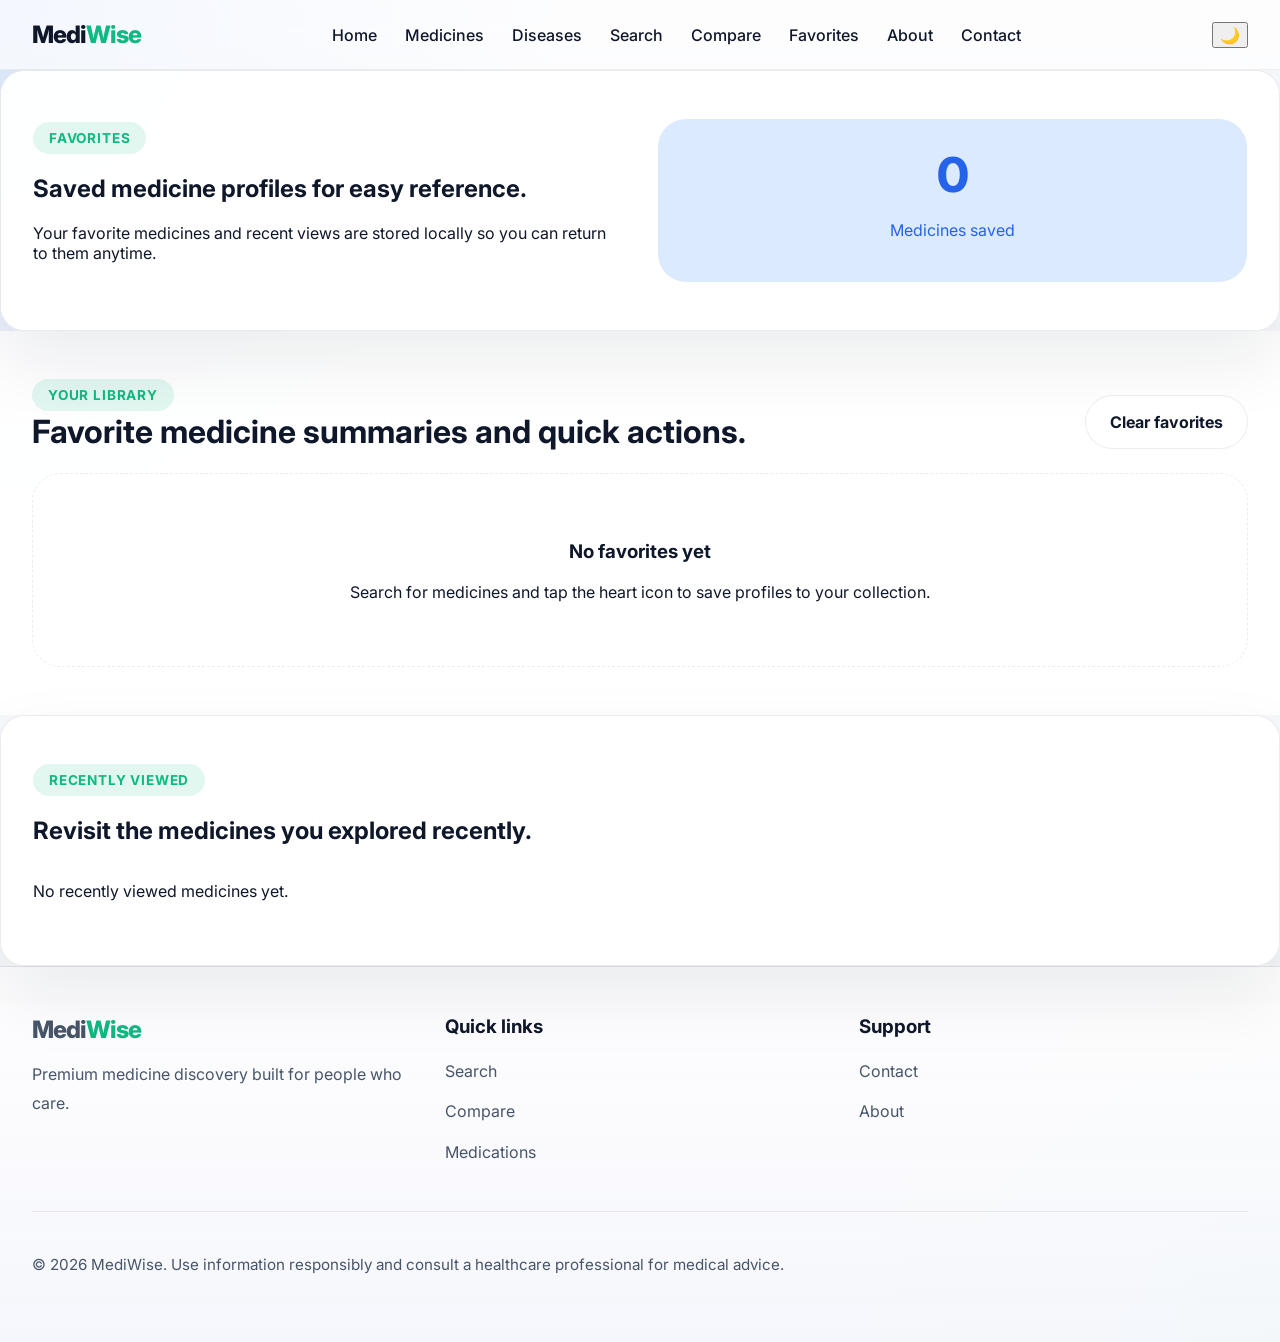
<file: favorites.html>
﻿<!DOCTYPE html>
<html lang="en">
<head>
  <meta charset="UTF-8" />
  <meta name="viewport" content="width=device-width, initial-scale=1.0" />
  <title>Favorites | MediWise</title>
  <meta name="description" content="Save and review favorite medicines with MediWise. Manage saved medicine profiles and recently viewed entries." />
  <link rel="stylesheet" href="css/style.css" />
  <link rel="stylesheet" href="css/navbar.css" />
  <link rel="stylesheet" href="css/footer.css" />
  <link rel="stylesheet" href="css/cards.css" />
  <link rel="stylesheet" href="css/pages.css" />
  <link rel="stylesheet" href="css/animations.css" />
  <link rel="stylesheet" href="css/responsive.css" />
  <link rel="preconnect" href="https://fonts.googleapis.com" />
  <link rel="preconnect" href="https://fonts.gstatic.com" crossorigin />
  <link href="https://fonts.googleapis.com/css2?family=Inter:wght@400;500;600;700;800&display=swap" rel="stylesheet" />
</head>
<body>
  <div class="page-loader" id="pageLoader">
    <div class="loader-ring"></div>
    <div class="loader-text">Loading your saved medicines...</div>
  </div>
  <div class="page-shell">
    <header class="site-header" id="siteHeader">
      <div class="brand-group">
        <a class="brand-logo" href="index.html">Medi<span>Wise</span></a>
      </div>
      <nav class="primary-nav" aria-label="Primary navigation">
        <ul>
          <li><a href="index.html">Home</a></li>
          <li><a href="medicine.html">Medicines</a></li>
          <li><a href="disease.html">Diseases</a></li>
          <li><a href="search.html">Search</a></li>
          <li><a href="compare.html">Compare</a></li>
          <li><a href="favorites.html">Favorites</a></li>
          <li><a href="about.html">About</a></li>
          <li><a href="contact.html">Contact</a></li>
        </ul>
      </nav>
      <div class="site-actions">
        <button class="theme-toggle" id="themeToggle" aria-label="Toggle dark mode">🌙</button>
        <button class="menu-toggle" id="menuToggle" aria-label="Open mobile menu"><span></span><span></span><span></span></button>
      </div>
    </header>
    <div class="mobile-menu" id="mobileMenu" aria-hidden="true">
      <ul>
        <li><a href="index.html">Home</a></li>
        <li><a href="medicine.html">Medicines</a></li>
        <li><a href="disease.html">Diseases</a></li>
        <li><a href="search.html">Search</a></li>
        <li><a href="compare.html">Compare</a></li>
        <li><a href="favorites.html">Favorites</a></li>
        <li><a href="about.html">About</a></li>
        <li><a href="contact.html">Contact</a></li>
      </ul>
    </div>

    <main>
      <section class="section favorites-hero glass-panel animate-up">
        <div>
          <span class="eyebrow">Favorites</span>
          <h1>Saved medicine profiles for easy reference.</h1>
          <p>Your favorite medicines and recent views are stored locally so you can return to them anytime.</p>
        </div>
        <div class="favorites-count">
          <span id="favoritesCount">0</span>
          <p>Medicines saved</p>
        </div>
      </section>

      <section class="section section-surface" aria-labelledby="favoriteListTitle">
        <div class="section-head">
          <div>
            <span class="eyebrow">Your library</span>
            <h2 id="favoriteListTitle">Favorite medicine summaries and quick actions.</h2>
          </div>
          <button type="button" id="clearFavoritesButton" class="btn btn-secondary">Clear favorites</button>
        </div>
        <div class="card-grid" id="favoriteList"></div>
        <div class="empty-state" id="favoritesEmpty" hidden>
          <h3>No favorites yet</h3>
          <p>Search for medicines and tap the heart icon to save profiles to your collection.</p>
        </div>
      </section>

      <section class="section section-gradient history-panel glass-panel animate-up" aria-labelledby="recentlyViewedTitle">
        <div>
          <span class="eyebrow">Recently viewed</span>
          <h2 id="recentlyViewedTitle">Revisit the medicines you explored recently.</h2>
          <div class="history-grid" id="recentlyViewedList"></div>
        </div>
      </section>
    </main>

    <footer class="site-footer">
      <div class="footer-grid">
        <div>
          <a class="brand-logo footer-logo" href="index.html">Medi<span>Wise</span></a>
          <p>Premium medicine discovery built for people who care.</p>
        </div>
        <div>
          <h3>Quick links</h3>
          <ul>
            <li><a href="search.html">Search</a></li>
            <li><a href="compare.html">Compare</a></li>
            <li><a href="medicine.html">Medications</a></li>
          </ul>
        </div>
        <div>
          <h3>Support</h3>
          <ul>
            <li><a href="contact.html">Contact</a></li>
            <li><a href="about.html">About</a></li>
          </ul>
        </div>
      </div>
      <div class="footer-bottom">
        <p>© 2026 MediWise. Use information responsibly and consult a healthcare professional for medical advice.</p>
      </div>
    </footer>
  </div>

  <button class="back-to-top" id="backToTop" aria-label="Scroll to top">↑</button>
  <script src="js/site.js"></script>
  <script type="module" src="js/app.js"></script>
  <script type="module" src="js/favorites.js"></script>
</body>
</html>
</file>
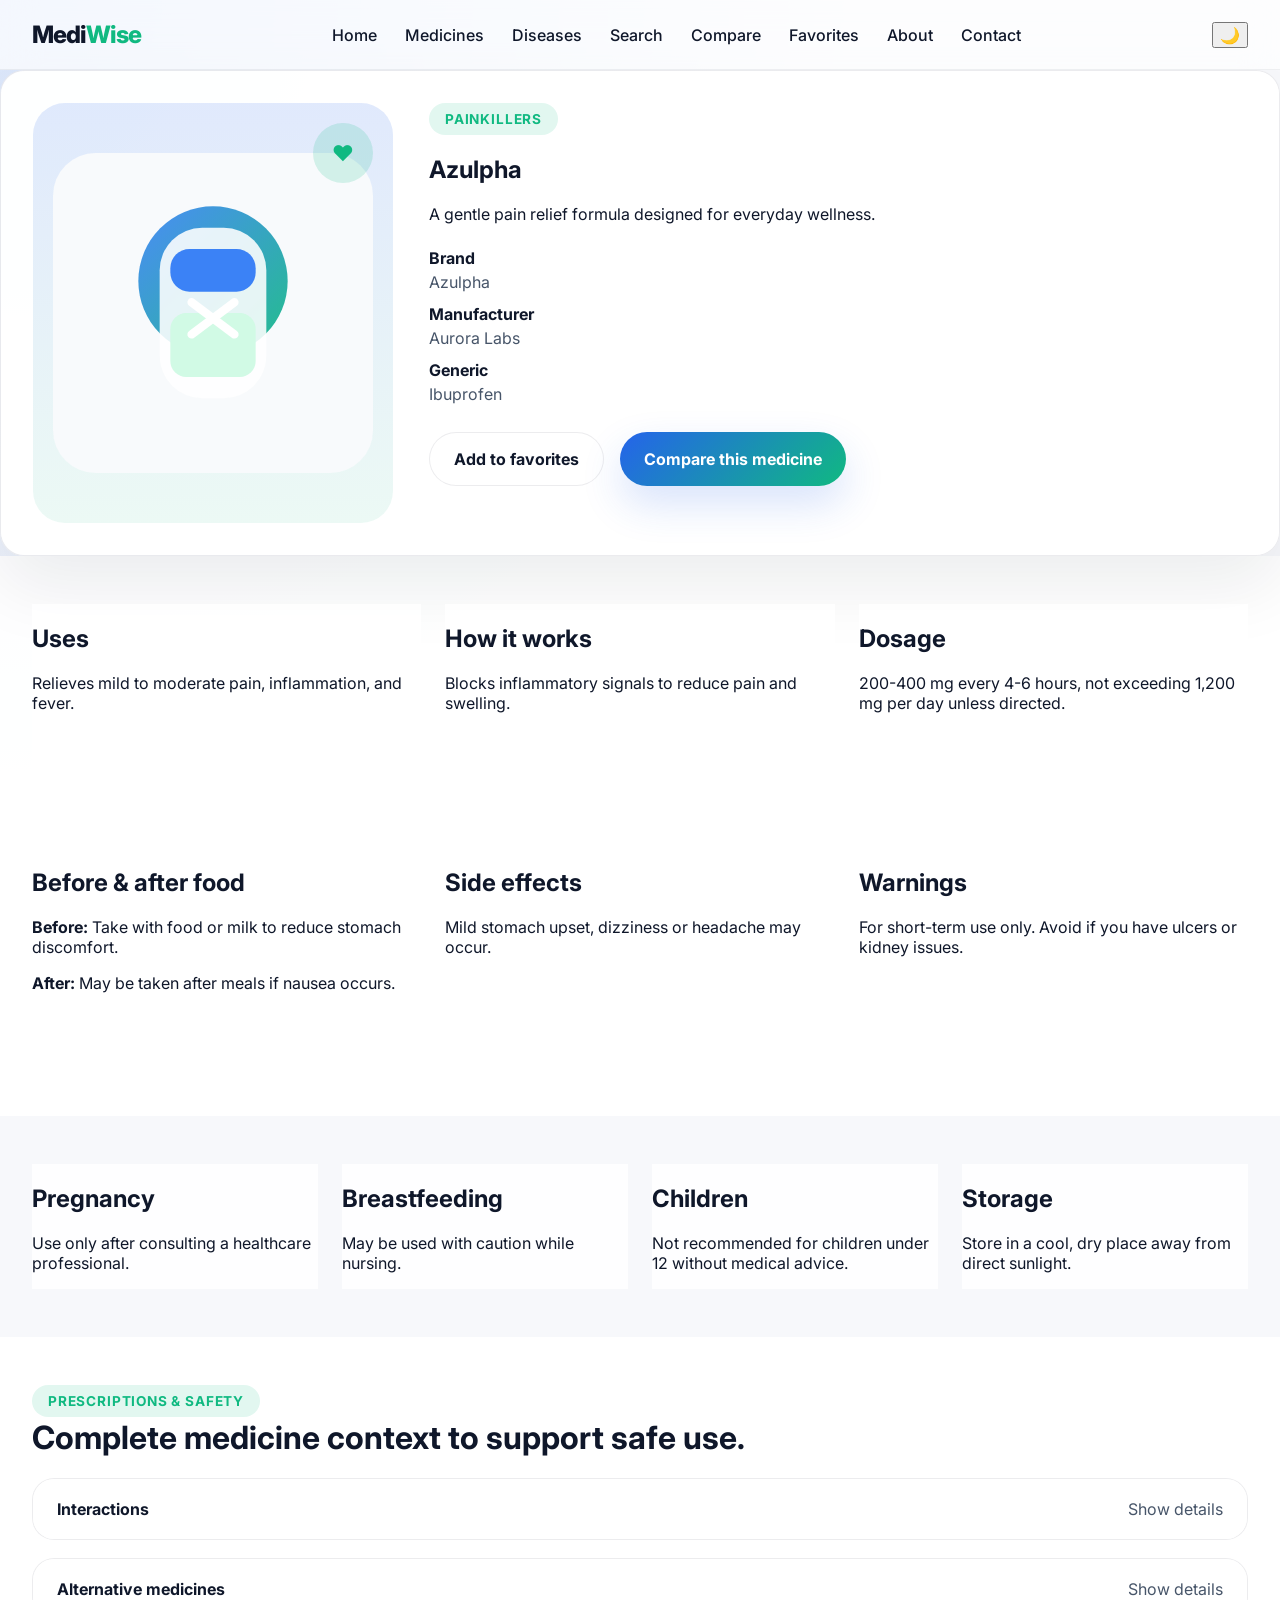
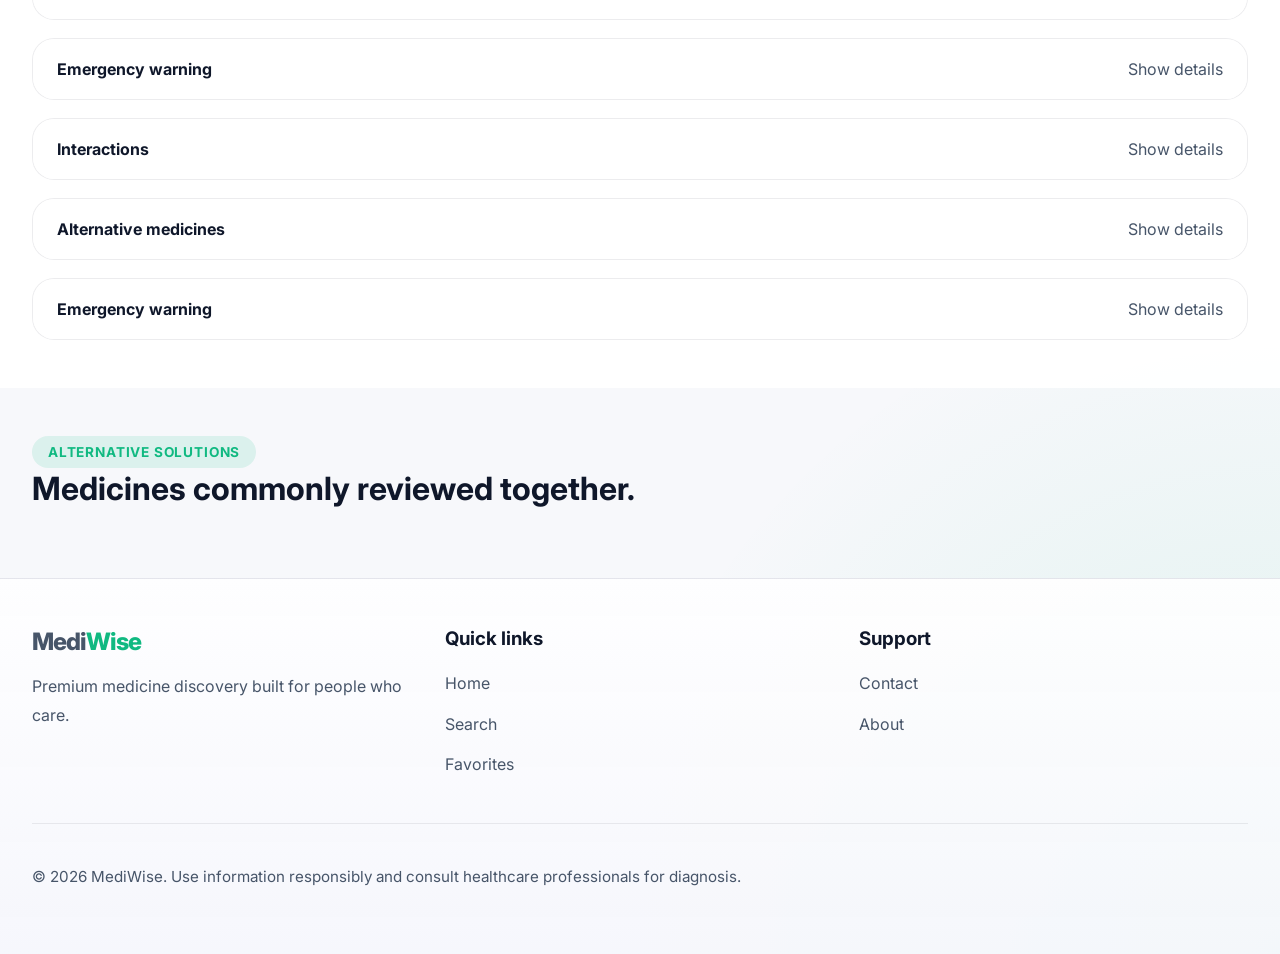
<file: medicine.html>
﻿<!DOCTYPE html>
<html lang="en">
<head>
  <meta charset="UTF-8" />
  <meta name="viewport" content="width=device-width, initial-scale=1.0" />
  <title>Medicine Details | MediWise</title>
  <meta name="description" content="Review comprehensive medicine information, dosage details, side effects, interactions, and alternatives with MediWise." />
  <meta property="og:title" content="Medicine Details | MediWise" />
  <meta property="og:description" content="Review comprehensive medicine information, dosage details, side effects, interactions, and alternatives with MediWise." />
  <link rel="stylesheet" href="css/style.css" />
  <link rel="stylesheet" href="css/navbar.css" />
  <link rel="stylesheet" href="css/footer.css" />
  <link rel="stylesheet" href="css/cards.css" />
  <link rel="stylesheet" href="css/pages.css" />
  <link rel="stylesheet" href="css/animations.css" />
  <link rel="stylesheet" href="css/responsive.css" />
  <link rel="preconnect" href="https://fonts.googleapis.com" />
  <link rel="preconnect" href="https://fonts.gstatic.com" crossorigin />
  <link href="https://fonts.googleapis.com/css2?family=Inter:wght@400;500;600;700;800&display=swap" rel="stylesheet" />
</head>
<body>
  <div class="page-loader" id="pageLoader">
    <div class="loader-ring"></div>
    <div class="loader-text">Preparing medicine details...</div>
  </div>
  <div class="page-shell">
    <header class="site-header" id="siteHeader">
      <div class="brand-group">
        <a class="brand-logo" href="index.html">Medi<span>Wise</span></a>
      </div>
      <nav class="primary-nav" aria-label="Primary navigation">
        <ul>
          <li><a href="index.html">Home</a></li>
          <li><a href="medicine.html">Medicines</a></li>
          <li><a href="disease.html">Diseases</a></li>
          <li><a href="search.html">Search</a></li>
          <li><a href="compare.html">Compare</a></li>
          <li><a href="favorites.html">Favorites</a></li>
          <li><a href="about.html">About</a></li>
          <li><a href="contact.html">Contact</a></li>
        </ul>
      </nav>
      <div class="site-actions">
        <button class="theme-toggle" id="themeToggle" aria-label="Toggle dark mode">🌙</button>
        <button class="menu-toggle" id="menuToggle" aria-label="Open mobile menu"><span></span><span></span><span></span></button>
      </div>
    </header>
    <div class="mobile-menu" id="mobileMenu" aria-hidden="true">
      <ul>
        <li><a href="index.html">Home</a></li>
        <li><a href="medicine.html">Medicines</a></li>
        <li><a href="disease.html">Diseases</a></li>
        <li><a href="search.html">Search</a></li>
        <li><a href="compare.html">Compare</a></li>
        <li><a href="favorites.html">Favorites</a></li>
        <li><a href="about.html">About</a></li>
        <li><a href="contact.html">Contact</a></li>
      </ul>
    </div>

    <main class="page-content">
      <section class="section medicine-detail-panel glass-panel animate-up">
        <div class="detail-header">
          <div class="detail-image-frame">
            <img id="medicineImage" src="images/placeholder-medicine.svg" alt="Medicine illustration" />
            <div class="floating-icon icon-heart"></div>
          </div>
          <div class="detail-intro">
            <span class="eyebrow" id="medicineCategory">Category</span>
            <h1 id="medicineTitle">Medicine name</h1>
            <p id="medicineSubtitle">Support headline with trusted medicine summary.</p>
            <div class="pill-metadata">
              <div><strong>Brand</strong><span id="medicineBrand"></span></div>
              <div><strong>Manufacturer</strong><span id="medicineManufacturer"></span></div>
              <div><strong>Generic</strong><span id="medicineGeneric"></span></div>
            </div>
            <div class="detail-actions">
              <button id="favoriteButton" class="btn btn-secondary">Add to favorites</button>
              <a href="compare.html" class="btn btn-primary">Compare this medicine</a>
            </div>
          </div>
        </div>
      </section>

      <section class="section section-surface medicine-grid">
        <article class="medicine-card glass-card animate-left">
          <h2>Uses</h2>
          <p id="medicineUses"></p>
        </article>
        <article class="medicine-card glass-card animate-up">
          <h2>How it works</h2>
          <p id="medicineHowItWorks"></p>
        </article>
        <article class="medicine-card glass-card animate-right">
          <h2>Dosage</h2>
          <p id="medicineDosage"></p>
        </article>
        <article class="medicine-card glass-card animate-left">
          <h2>Before &amp; after food</h2>
          <p><strong>Before:</strong> <span id="medicineBeforeFood"></span></p>
          <p><strong>After:</strong> <span id="medicineAfterFood"></span></p>
        </article>
        <article class="medicine-card glass-card animate-up">
          <h2>Side effects</h2>
          <p id="medicineSideEffects"></p>
        </article>
        <article class="medicine-card glass-card animate-right">
          <h2>Warnings</h2>
          <p id="medicineWarnings"></p>
        </article>
      </section>

      <section class="section section-gradient medicine-detail-grid">
        <div class="detail-panel glass-card animate-up">
          <h2>Pregnancy</h2>
          <p id="medicinePregnancy"></p>
        </div>
        <div class="detail-panel glass-card animate-up">
          <h2>Breastfeeding</h2>
          <p id="medicineBreastfeeding"></p>
        </div>
        <div class="detail-panel glass-card animate-up">
          <h2>Children</h2>
          <p id="medicineChildren"></p>
        </div>
        <div class="detail-panel glass-card animate-up">
          <h2>Storage</h2>
          <p id="medicineStorage"></p>
        </div>
      </section>

      <section class="section section-surface medicine-additional">
        <div class="section-head">
          <div>
            <span class="eyebrow">Prescriptions &amp; safety</span>
            <h2>Complete medicine context to support safe use.</h2>
          </div>
        </div>
        <div class="accordion" id="detailAccordion"></div>
      </section>

      <section class="section featured-list" aria-labelledby="relatedMedicinesTitle">
        <div class="section-head">
          <div>
            <span class="eyebrow">Alternative solutions</span>
            <h2 id="relatedMedicinesTitle">Medicines commonly reviewed together.</h2>
          </div>
        </div>
        <div class="card-grid" id="relatedCards"></div>
      </section>
    </main>

    <footer class="site-footer">
      <div class="footer-grid">
        <div>
          <a class="brand-logo footer-logo" href="index.html">Medi<span>Wise</span></a>
          <p>Premium medicine discovery built for people who care.</p>
        </div>
        <div>
          <h3>Quick links</h3>
          <ul>
            <li><a href="index.html">Home</a></li>
            <li><a href="search.html">Search</a></li>
            <li><a href="favorites.html">Favorites</a></li>
          </ul>
        </div>
        <div>
          <h3>Support</h3>
          <ul>
            <li><a href="contact.html">Contact</a></li>
            <li><a href="about.html">About</a></li>
          </ul>
        </div>
      </div>
      <div class="footer-bottom">
        <p>© 2026 MediWise. Use information responsibly and consult healthcare professionals for diagnosis.</p>
      </div>
    </footer>
  </div>

  <button class="back-to-top" id="backToTop" aria-label="Scroll to top">↑</button>
  <script src="js/site.js"></script>
  <script type="module" src="js/app.js"></script>
  <script type="module" src="js/medicine.js"></script>
</body>
</html>
</file>
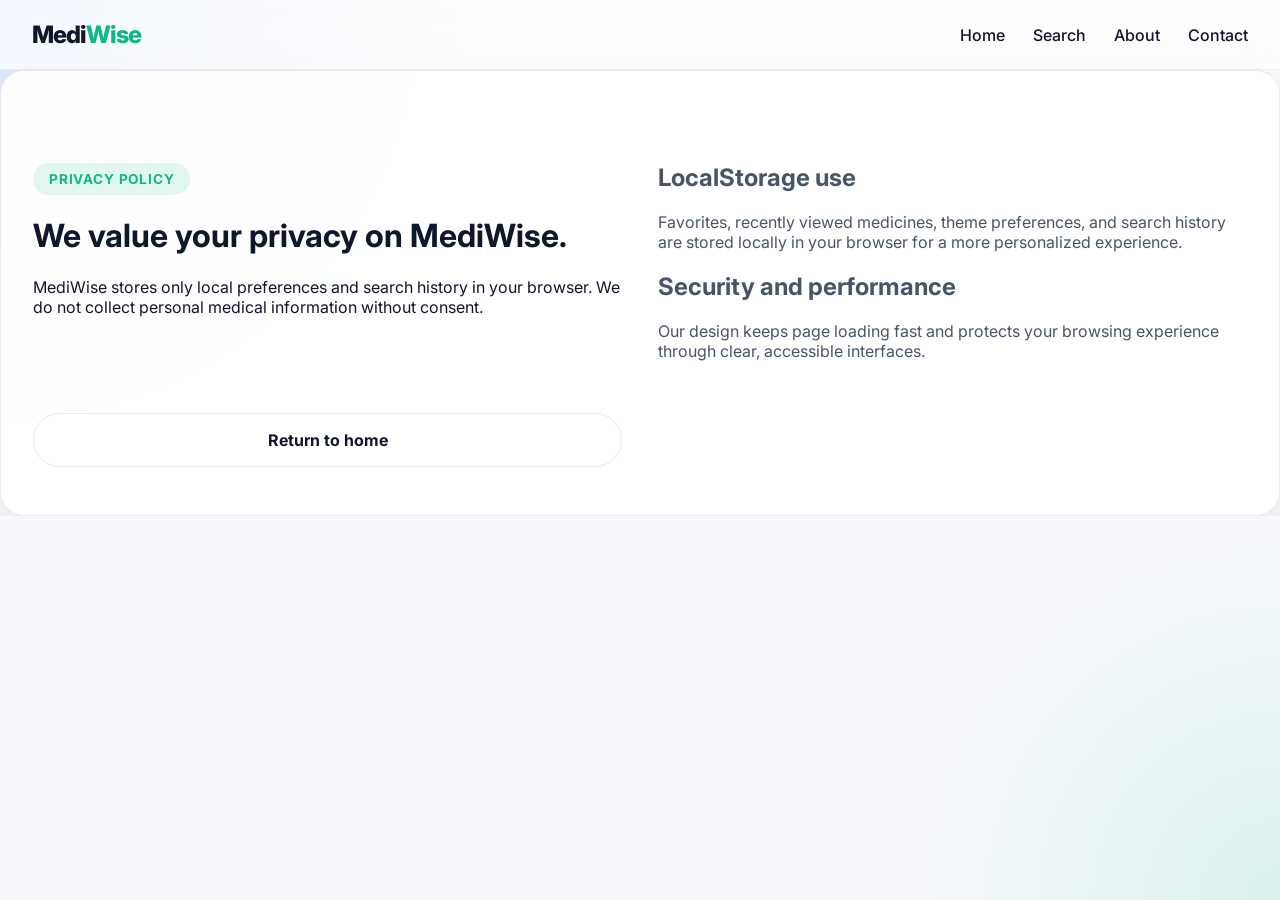
<file: privacy.html>
﻿<!DOCTYPE html>
<html lang="en">
<head>
  <meta charset="UTF-8" />
  <meta name="viewport" content="width=device-width, initial-scale=1.0" />
  <title>Privacy Policy | MediWise</title>
  <meta name="description" content="MediWise privacy policy explaining how we use data in a transparent and privacy-first way." />
  <link rel="stylesheet" href="css/style.css" />
  <link rel="stylesheet" href="css/navbar.css" />
  <link rel="stylesheet" href="css/footer.css" />
  <link rel="stylesheet" href="css/pages.css" />
  <link rel="stylesheet" href="css/animations.css" />
  <link rel="stylesheet" href="css/responsive.css" />
  <link rel="preconnect" href="https://fonts.googleapis.com" />
  <link rel="preconnect" href="https://fonts.gstatic.com" crossorigin />
  <link href="https://fonts.googleapis.com/css2?family=Inter:wght@400;500;600;700;800&display=swap" rel="stylesheet" />
</head>
<body>
  <div class="page-shell">
    <header class="site-header" id="siteHeader">
      <div class="brand-group">
        <a class="brand-logo" href="index.html">Medi<span>Wise</span></a>
      </div>
      <nav class="primary-nav" aria-label="Primary navigation">
        <ul>
          <li><a href="index.html">Home</a></li>
          <li><a href="search.html">Search</a></li>
          <li><a href="about.html">About</a></li>
          <li><a href="contact.html">Contact</a></li>
        </ul>
      </nav>
    </header>
    <main class="section privacy-panel glass-panel animate-up">
      <div>
        <span class="eyebrow">Privacy policy</span>
        <h1>We value your privacy on MediWise.</h1>
        <p>MediWise stores only local preferences and search history in your browser. We do not collect personal medical information without consent.</p>
      </div>
      <div class="privacy-copy">
        <h2>LocalStorage use</h2>
        <p>Favorites, recently viewed medicines, theme preferences, and search history are stored locally in your browser for a more personalized experience.</p>
        <h2>Security and performance</h2>
        <p>Our design keeps page loading fast and protects your browsing experience through clear, accessible interfaces.</p>
      </div>
      <a href="index.html" class="btn btn-secondary">Return to home</a>
    </main>
  </div>
  <script src="js/site.js"></script>
</body>
</html>
</file>
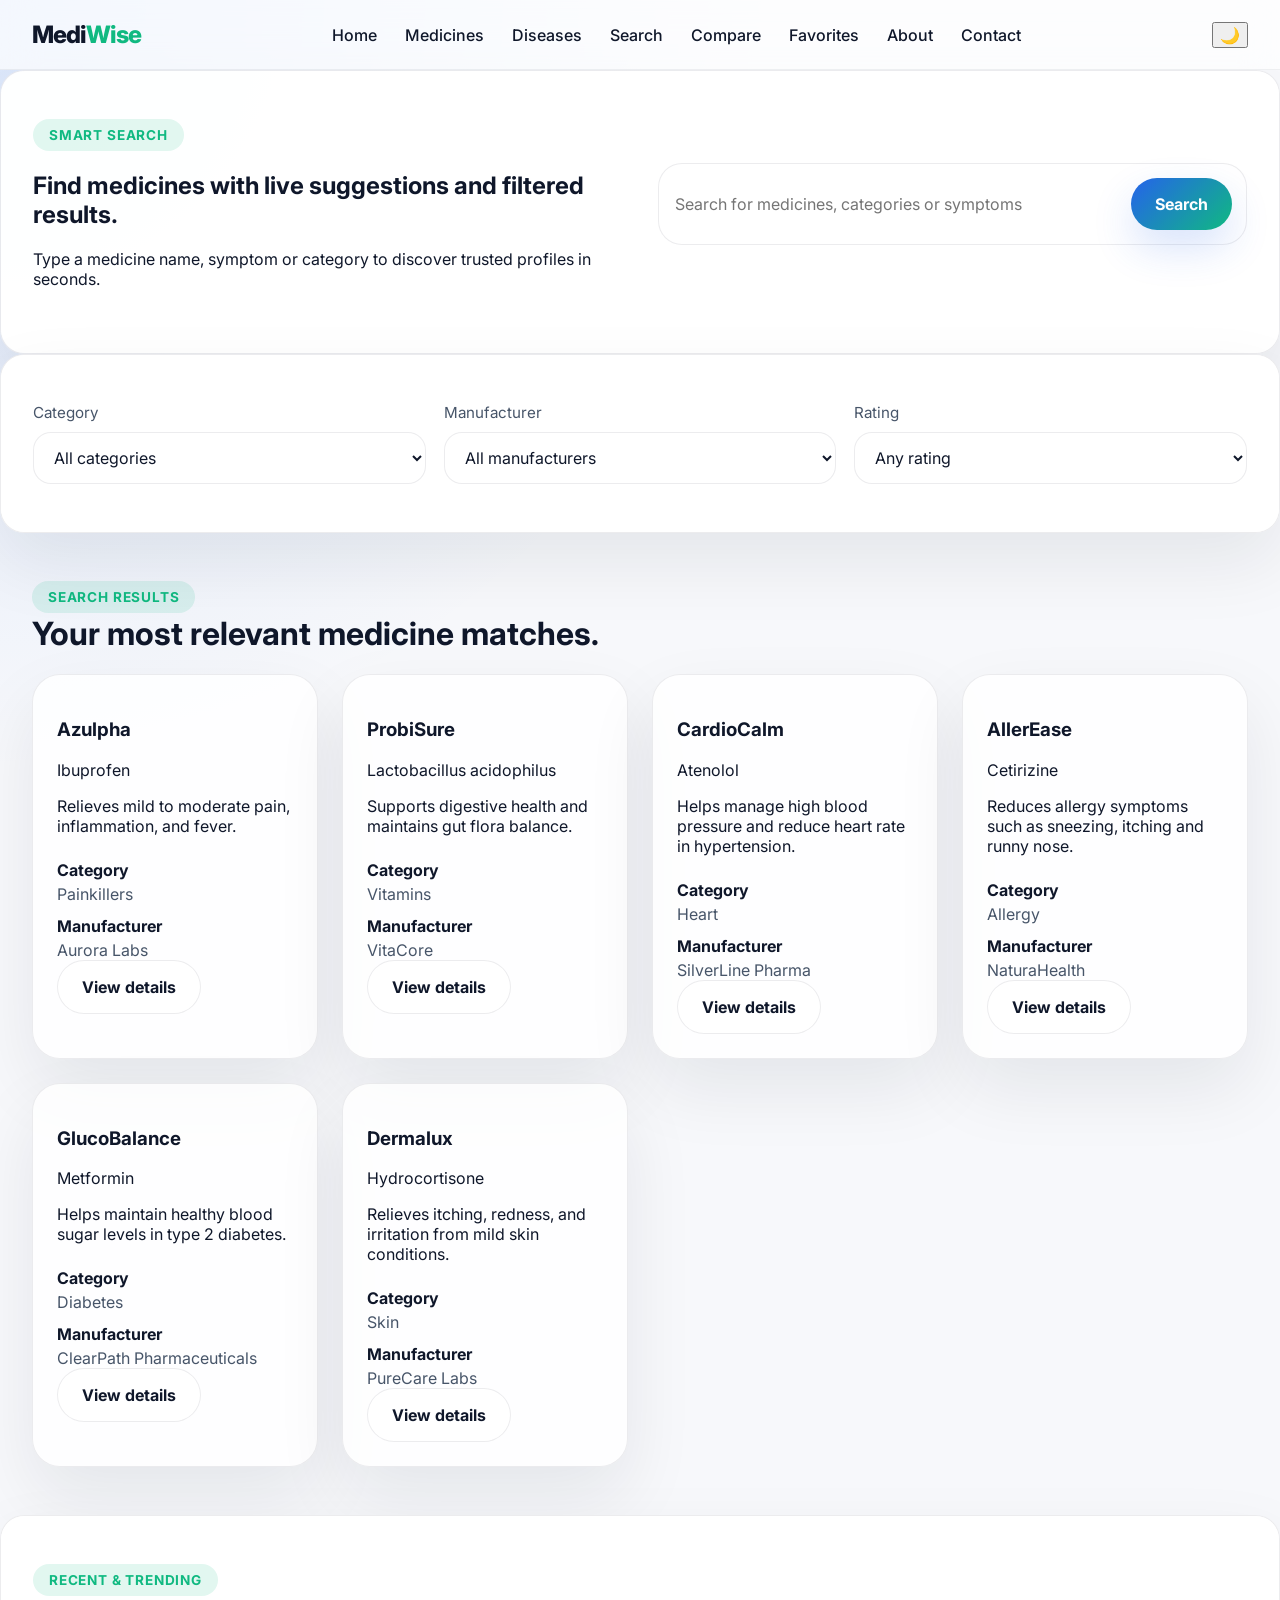
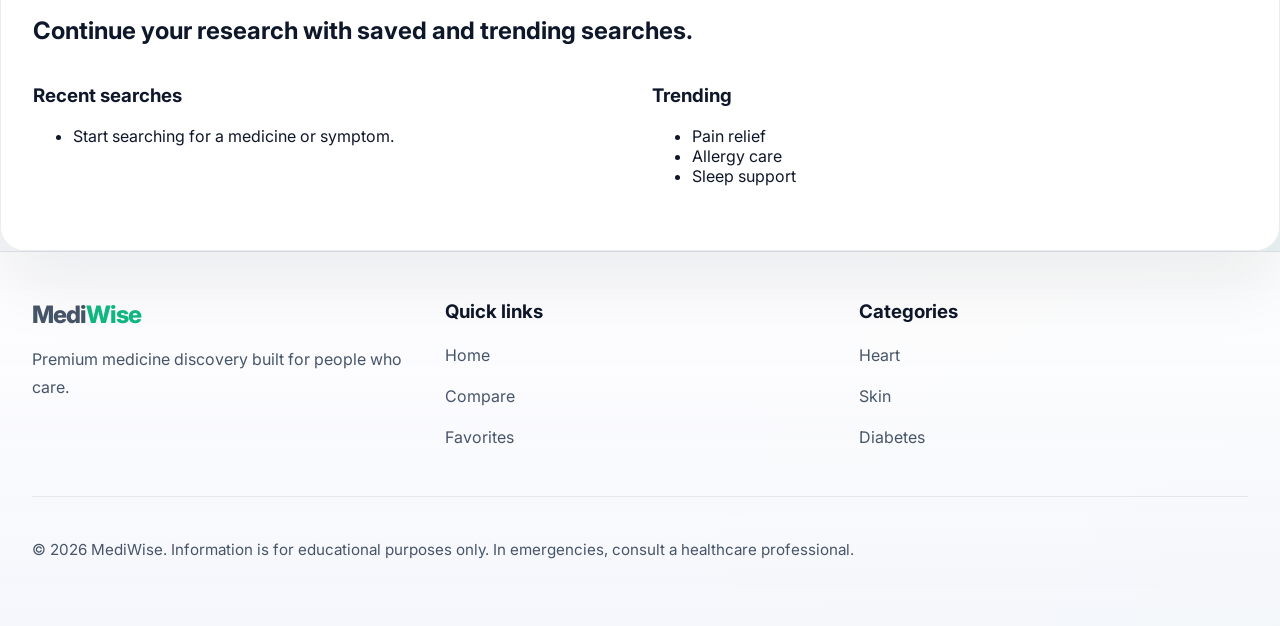
<file: search.html>
﻿<!DOCTYPE html>
<html lang="en">
<head>
  <meta charset="UTF-8" />
  <meta name="viewport" content="width=device-width, initial-scale=1.0" />
  <title>Search Medicines | MediWise</title>
  <meta name="description" content="Search medicines with live suggestions, filters, and personalized history using MediWise's premium healthcare experience." />
  <link rel="stylesheet" href="css/style.css" />
  <link rel="stylesheet" href="css/navbar.css" />
  <link rel="stylesheet" href="css/footer.css" />
  <link rel="stylesheet" href="css/cards.css" />
  <link rel="stylesheet" href="css/pages.css" />
  <link rel="stylesheet" href="css/animations.css" />
  <link rel="stylesheet" href="css/responsive.css" />
  <link rel="preconnect" href="https://fonts.googleapis.com" />
  <link rel="preconnect" href="https://fonts.gstatic.com" crossorigin />
  <link href="https://fonts.googleapis.com/css2?family=Inter:wght@400;500;600;700;800&display=swap" rel="stylesheet" />
</head>
<body>
  <div class="page-loader" id="pageLoader">
    <div class="loader-ring"></div>
    <div class="loader-text">Searching the medicine library...</div>
  </div>
  <div class="page-shell">
    <header class="site-header" id="siteHeader">
      <div class="brand-group">
        <a class="brand-logo" href="index.html">Medi<span>Wise</span></a>
      </div>
      <nav class="primary-nav" aria-label="Primary navigation">
        <ul>
          <li><a href="index.html">Home</a></li>
          <li><a href="medicine.html">Medicines</a></li>
          <li><a href="disease.html">Diseases</a></li>
          <li><a href="search.html">Search</a></li>
          <li><a href="compare.html">Compare</a></li>
          <li><a href="favorites.html">Favorites</a></li>
          <li><a href="about.html">About</a></li>
          <li><a href="contact.html">Contact</a></li>
        </ul>
      </nav>
      <div class="site-actions">
        <button class="theme-toggle" id="themeToggle" aria-label="Toggle dark mode">🌙</button>
        <button class="menu-toggle" id="menuToggle" aria-label="Open mobile menu"><span></span><span></span><span></span></button>
      </div>
    </header>
    <div class="mobile-menu" id="mobileMenu" aria-hidden="true">
      <ul>
        <li><a href="index.html">Home</a></li>
        <li><a href="medicine.html">Medicines</a></li>
        <li><a href="disease.html">Diseases</a></li>
        <li><a href="search.html">Search</a></li>
        <li><a href="compare.html">Compare</a></li>
        <li><a href="favorites.html">Favorites</a></li>
        <li><a href="about.html">About</a></li>
        <li><a href="contact.html">Contact</a></li>
      </ul>
    </div>

    <main>
      <section class="section search-hero glass-panel animate-up">
        <div>
          <span class="eyebrow">Smart search</span>
          <h1>Find medicines with live suggestions and filtered results.</h1>
          <p>Type a medicine name, symptom or category to discover trusted profiles in seconds.</p>
        </div>
        <form id="searchForm" class="search-form" autocomplete="off">
          <label class="sr-only" for="searchInput">Search medicines</label>
          <div class="search-field">
            <input id="searchInput" name="search" type="search" placeholder="Search for medicines, categories or symptoms" aria-label="Search for medicines" />
            <button type="submit" class="btn btn-primary">Search</button>
          </div>
          <ul class="suggestions-list" id="suggestionsList" aria-live="polite"></ul>
        </form>
      </section>

      <section class="section section-surface search-controls glass-panel animate-up">
        <div class="filters-row">
          <div>
            <label for="filterCategory">Category</label>
            <select id="filterCategory" aria-label="Filter by category">
              <option value="">All categories</option>
            </select>
          </div>
          <div>
            <label for="filterManufacturer">Manufacturer</label>
            <select id="filterManufacturer" aria-label="Filter by manufacturer">
              <option value="">All manufacturers</option>
            </select>
          </div>
          <div>
            <label for="filterRating">Rating</label>
            <select id="filterRating" aria-label="Filter by rating">
              <option value="">Any rating</option>
              <option value="4">4+ stars</option>
              <option value="4.5">4.5+ stars</option>
            </select>
          </div>
        </div>
      </section>

      <section class="section section-gradient" aria-labelledby="searchResultsTitle">
        <div class="section-head">
          <div>
            <span class="eyebrow">Search results</span>
            <h2 id="searchResultsTitle">Your most relevant medicine matches.</h2>
          </div>
        </div>
        <div class="card-grid" id="searchResults"></div>
        <div class="empty-state" id="searchEmpty" hidden>
          <h3>No results found</h3>
          <p>Try a broader search term or explore popular categories.</p>
        </div>
      </section>

      <section class="section section-surface history-panel glass-panel animate-up">
        <div>
          <span class="eyebrow">Recent & trending</span>
          <h2>Continue your research with saved and trending searches.</h2>
          <div class="history-grid">
            <div>
              <h3>Recent searches</h3>
              <ul id="recentSearches"></ul>
            </div>
            <div>
              <h3>Trending</h3>
              <ul id="trendingSearches">
                <li>Pain relief</li>
                <li>Allergy care</li>
                <li>Sleep support</li>
              </ul>
            </div>
          </div>
        </div>
      </section>
    </main>

    <footer class="site-footer">
      <div class="footer-grid">
        <div>
          <a class="brand-logo footer-logo" href="index.html">Medi<span>Wise</span></a>
          <p>Premium medicine discovery built for people who care.</p>
        </div>
        <div>
          <h3>Quick links</h3>
          <ul>
            <li><a href="index.html">Home</a></li>
            <li><a href="compare.html">Compare</a></li>
            <li><a href="favorites.html">Favorites</a></li>
          </ul>
        </div>
        <div>
          <h3>Categories</h3>
          <ul>
            <li><a href="search.html?category=Heart">Heart</a></li>
            <li><a href="search.html?category=Skin">Skin</a></li>
            <li><a href="search.html?category=Diabetes">Diabetes</a></li>
          </ul>
        </div>
      </div>
      <div class="footer-bottom">
        <p>© 2026 MediWise. Information is for educational purposes only. In emergencies, consult a healthcare professional.</p>
      </div>
    </footer>
  </div>

  <button class="back-to-top" id="backToTop" aria-label="Scroll to top">↑</button>
  <script src="js/site.js"></script>
  <script type="module" src="js/app.js"></script>
  <script type="module" src="js/search.js"></script>
</body>
</html>
</file>
<file: css/style.css>
﻿:root {
  color-scheme: light;
  --bg: #f7f8fb;
  --surface: rgba(255, 255, 255, 0.82);
  --surface-strong: rgba(255, 255, 255, 0.96);
  --text: #0f172a;
  --muted: #475569;
  --primary: #2563eb;
  --primary-soft: #dbeafe;
  --secondary: #10b981;
  --secondary-soft: #dbf7ea;
  --border: rgba(15, 23, 42, 0.08);
  --shadow: 0 30px 70px rgba(15, 23, 42, 0.08);
  --radius: 24px;
  --max-width: 1280px;
  --transition: 0.24s ease;
}

body.dark {
  color-scheme: dark;
  --bg: #08101d;
  --surface: rgba(12, 25, 41, 0.88);
  --surface-strong: rgba(8, 17, 29, 0.95);
  --text: #f8fafc;
  --muted: #94a3b8;
  --primary: #60a5fa;
  --primary-soft: rgba(96, 165, 250, 0.14);
  --secondary: #34d399;
  --secondary-soft: rgba(52, 211, 153, 0.14);
  --border: rgba(148, 163, 184, 0.14);
  --shadow: 0 30px 70px rgba(0, 0, 0, 0.32);
}

* {
  box-sizing: border-box;
}

html {
  scroll-behavior: smooth;
}

body {
  margin: 0;
  font-family: 'Inter', system-ui, sans-serif;
  background: radial-gradient(circle at top left, rgba(59, 130, 246, 0.16), transparent 30%),
    radial-gradient(circle at bottom right, rgba(16, 185, 129, 0.12), transparent 24%),
    var(--bg);
  color: var(--text);
  min-height: 100vh;
}

img {
  max-width: 100%;
  display: block;
}

a {
  color: inherit;
  text-decoration: none;
}

button,
input,
textarea,
select {
  font: inherit;
}

button {
  cursor: pointer;
}

.page-shell {
  position: relative;
  overflow: hidden;
}

.page-loader {
  position: fixed;
  inset: 0;
  display: grid;
  place-items: center;
  background: var(--bg);
  z-index: 1000;
  transition: opacity 0.3s ease;
}

.page-loader.hidden {
  opacity: 0;
  visibility: hidden;
}

.loader-ring {
  width: 72px;
  height: 72px;
  border: 6px solid rgba(96, 165, 250, 0.18);
  border-top-color: var(--primary);
  border-radius: 50%;
  animation: spin 1.1s linear infinite;
}

.loader-text {
  margin-top: 18px;
  color: var(--muted);
  text-align: center;
}

@keyframes spin {
  to { transform: rotate(360deg); }
}

.site-header {
  position: sticky;
  top: 0;
  z-index: 50;
  display: flex;
  align-items: center;
  justify-content: space-between;
  padding: 20px 32px;
  gap: 16px;
  backdrop-filter: blur(18px);
  background: rgba(255,255,255,0.7);
  border-bottom: 1px solid rgba(15,23,42,0.06);
  transition: background 0.3s ease, transform 0.3s ease, border-color 0.3s ease;
}

body.dark .site-header {
  background: rgba(8,17,29,0.76);
  border-color: rgba(148,163,184,0.16);
}

.site-header.scrolled {
  transform: translateY(-1px);
  box-shadow: var(--shadow);
}

.brand-group {
  display: flex;
  align-items: center;
  gap: 10px;
}

.brand-logo {
  font-size: 1.5rem;
  font-weight: 800;
  letter-spacing: -0.04em;
}

.brand-logo span {
  color: var(--secondary);
}

.brand-tag {
  margin: 0;
  color: var(--muted);
  font-size: 0.93rem;
}

.primary-nav ul,
.mobile-menu ul,
.footer-grid ul {
  margin: 0;
  padding: 0;
  list-style: none;
}

.primary-nav ul {
  display: flex;
  align-items: center;
  gap: 28px;
}

.primary-nav a {
  color: var(--text);
  font-weight: 500;
  transition: color var(--transition);
}

.primary-nav a:hover,
.primary-nav a:focus-visible {
  color: var(--primary);
}

.site-actions {
  display: flex;
  align-items: center;
  gap: 14px;
}

.menu-toggle {
  display: none;
  width: 44px;
  height: 44px;
  border: 1px solid var(--border);
  background: var(--surface);
  border-radius: 16px;
  position: relative;
}

.menu-toggle span {
  position: absolute;
  left: 12px;
  right: 12px;
  height: 2px;
  background: var(--text);
  border-radius: 999px;
}

.menu-toggle span:nth-child(1) { top: 14px; }
.menu-toggle span:nth-child(2) { top: 21px; }
.menu-toggle span:nth-child(3) { top: 28px; }

.mobile-menu {
  display: none;
  position: absolute;
  top: 100%;
  right: 0;
  width: min(320px, calc(100vw - 32px));
  margin: 12px;
  padding: 22px;
  border-radius: 30px;
  background: var(--surface);
  border: 1px solid var(--border);
  box-shadow: var(--shadow);
}

.mobile-menu ul {
  display: grid;
  gap: 16px;
}

.mobile-menu a {
  color: var(--text);
  font-weight: 600;
}

.panel,
.glass-panel {
  position: relative;
  padding: 40px;
  border-radius: var(--radius);
  background: var(--surface);
  border: 1px solid var(--border);
  box-shadow: var(--shadow);
}

.glass-panel::before {
  content: '';
  position: absolute;
  inset: 0;
  border-radius: inherit;
  background: inherit;
  z-index: -1;
}

.section {
  max-width: var(--max-width);
  margin: 0 auto;
  padding: 48px 32px;
}

.section-head {
  display: flex;
  align-items: flex-end;
  justify-content: space-between;
  gap: 24px;
  margin-bottom: 24px;
}

.section-head h2 {
  margin: 4px 0 0;
  font-size: clamp(2rem, 1.6vw, 2.8rem);
  line-height: 1.05;
}

.eyebrow {
  display: inline-flex;
  align-items: center;
  padding: 0.5rem 1rem;
  border-radius: 999px;
  background: rgba(16, 185, 129, 0.12);
  color: var(--secondary);
  font-size: 0.85rem;
  font-weight: 700;
  letter-spacing: 0.06em;
  text-transform: uppercase;
}

.btn,
.theme-toggle,
.menu-toggle,
.link-button,
.nav-search,
button,
button a {
  position: relative;
  overflow: hidden;
}

.btn {
  display: inline-flex;
  align-items: center;
  justify-content: center;
  gap: 10px;
  border: none;
  border-radius: 999px;
  padding: 16px 24px;
  font-weight: 700;
  transition: transform var(--transition), background var(--transition), box-shadow var(--transition);
}

.btn-primary {
  background: linear-gradient(135deg, var(--primary), var(--secondary));
  color: #fff;
  box-shadow: 0 18px 40px rgba(37, 99, 235, 0.18);
}

.btn-secondary {
  background: rgba(255,255,255,0.88);
  color: var(--text);
  border: 1px solid var(--border);
}

.btn:hover,
.btn:focus-visible {
  transform: translateY(-1px);
}

.link-button {
  color: var(--primary);
  font-weight: 700;
}

.card-grid,
.category-grid,
.disease-grid,
.feature-grid,
.stats-cards,
.history-grid,
.faq-grid,
.feature-grid-4 {
  display: grid;
  gap: 24px;
}

.card-grid {
  grid-template-columns: repeat(auto-fit, minmax(260px, 1fr));
}

.category-grid,
.disease-grid,
.feature-grid,
.feature-grid-4 {
  grid-template-columns: repeat(auto-fit, minmax(220px, 1fr));
}

.stats-cards {
  grid-template-columns: repeat(4, minmax(160px, 1fr));
}

.history-grid {
  grid-template-columns: repeat(2, minmax(200px, 1fr));
}

.faq-grid {
  grid-template-columns: repeat(auto-fit, minmax(260px, 1fr));
}

.empty-state {
  text-align: center;
  padding: 48px 16px;
  border-radius: 28px;
  background: rgba(255,255,255,0.72);
  border: 1px dashed var(--border);
}

footer.site-footer {
  padding: 48px 32px;
  background: rgba(255,255,255,0.86);
  border-top: 1px solid var(--border);
}

footer.site-footer .footer-grid {
  display: grid;
  grid-template-columns: repeat(auto-fit, minmax(220px, 1fr));
  gap: 24px;
}

footer.site-footer h3 {
  margin-top: 0;
}

footer.site-footer p,
footer.site-footer li {
  color: var(--muted);
  line-height: 1.8;
}

.social-links {
  display: flex;
  gap: 12px;
}

.social-links a {
  width: 40px;
  height: 40px;
  display: grid;
  place-items: center;
  border-radius: 16px;
  background: rgba(37,99,235,0.1);
  color: var(--primary);
}

.footer-bottom {
  margin-top: 32px;
  border-top: 1px solid var(--border);
  padding-top: 24px;
  color: var(--muted);
  font-size: 0.95rem;
}

.back-to-top {
  position: fixed;
  right: 24px;
  bottom: 24px;
  width: 46px;
  height: 46px;
  border: none;
  border-radius: 50%;
  background: var(--primary);
  color: #fff;
  display: grid;
  place-items: center;
  box-shadow: 0 18px 40px rgba(37, 99, 235, 0.2);
  opacity: 0;
  visibility: hidden;
  transition: opacity 0.2s ease, visibility 0.2s ease;
}

.back-to-top.visible {
  opacity: 1;
  visibility: visible;
}

.ripple {
  position: absolute;
  border-radius: 50%;
  transform: translate(-50%, -50%);
  background: rgba(255, 255, 255, 0.32);
  pointer-events: none;
  animation: ripple-fade 0.7s ease-out forwards;
  z-index: 1;
  overflow: hidden;
}

@keyframes ripple-fade {
  from {
    opacity: 0.8;
    transform: translate(-50%, -50%) scale(0.2);
  }
  to {
    opacity: 0;
    transform: translate(-50%, -50%) scale(1.12);
  }
}

.sr-only {
  position: absolute;
  width: 1px;
  height: 1px;
  padding: 0;
  margin: -1px;
  overflow: hidden;
  clip: rect(0,0,0,0);
  white-space: nowrap;
  border: 0;
}

@media (max-width: 960px) {
  .section {
    padding: 40px 24px;
  }
}

@media (max-width: 720px) {
  .site-header {
    padding: 16px 20px;
  }
  .primary-nav {
    display: none;
  }
  .menu-toggle {
    display: inline-flex;
  }
  .section {
    padding: 32px 20px;
  }
  .footer-bottom {
    text-align: center;
  }
}
</file>
<file: css/navbar.css>
﻿.primary-nav a {
  transition: color var(--transition), transform var(--transition);
}

.primary-nav a:hover,
.primary-nav a:focus-visible {
  transform: translateY(-1px);
}

.mobile-menu.open {
  display: block;
}

.search-form {
  display: grid;
  gap: 16px;
}

.search-field {
  display: grid;
  grid-template-columns: 1fr auto;
  gap: 12px;
  background: var(--surface);
  padding: 14px;
  border-radius: 24px;
  border: 1px solid var(--border);
}

.search-field input {
  border: none;
  background: transparent;
  color: var(--text);
  outline: none;
  font-size: 1rem;
}

.suggestions-list {
  list-style: none;
  margin: 0;
  padding: 0;
  border-radius: 20px;
  background: var(--surface);
  box-shadow: var(--shadow);
  overflow: hidden;
}

.suggestions-list li {
  padding: 14px 18px;
  border-bottom: 1px solid var(--border);
  cursor: pointer;
}

.suggestions-list li:last-child {
  border-bottom: none;
}

.suggestions-list li:hover,
.suggestions-list li:focus-visible {
  background: var(--primary-soft);
  color: var(--primary);
}

.filters-row {
  display: grid;
  grid-template-columns: repeat(3, minmax(180px, 1fr));
  gap: 18px;
}

.filters-row label {
  display: block;
  margin-bottom: 10px;
  color: var(--muted);
  font-size: 0.95rem;
}

.filters-row select,
.field-row input,
.field-row textarea {
  width: 100%;
  border: 1px solid var(--border);
  border-radius: 18px;
  background: var(--surface-strong);
  color: var(--text);
  padding: 14px 16px;
}

.mobile-menu a {
  display: block;
  padding: 12px 0;
}

@media (max-width: 720px) {
  .filters-row {
    grid-template-columns: 1fr;
  }
  .search-field {
    grid-template-columns: 1fr;
  }
}
</file>
<file: css/footer.css>
﻿footer.site-footer {
  background: linear-gradient(180deg, rgba(255,255,255,0.92), rgba(246,247,252,0.9));
}

.footer-grid li {
  margin-bottom: 12px;
}

.footer-grid a {
  color: var(--muted);
  transition: color var(--transition);
}

.footer-grid a:hover,
.footer-grid a:focus-visible {
  color: var(--primary);
}

@media (max-width: 720px) {
  footer.site-footer {
    padding: 32px 20px;
  }
  .footer-grid {
    grid-template-columns: 1fr;
  }
}
</file>
<file: css/cards.css>
﻿.card {
  border-radius: 28px;
  background: var(--surface);
  padding: 24px;
  border: 1px solid var(--border);
  box-shadow: var(--shadow);
  transition: transform var(--transition), box-shadow var(--transition), border-color var(--transition);
}

.card:hover,
.card:focus-within {
  transform: translateY(-4px);
  border-color: rgba(37, 99, 235, 0.18);
}

.medicine-card {
  min-height: 220px;
}

.feature-card,
.detail-panel,
.glass-card {
  background: var(--surface);
}

.hero-card {
  position: relative;
  padding: 30px;
  min-width: 260px;
  border-radius: 32px;
}

.hero-card img {
  width: 100%;
  border-radius: 22px;
}

.pill-badge {
  display: inline-flex;
  align-items: center;
  margin-bottom: 16px;
  padding: 8px 14px;
  border-radius: 999px;
  background: rgba(16,185,129,0.14);
  color: var(--secondary);
  font-size: 0.85rem;
}

.floating-pill {
  position: absolute;
  border-radius: 999px;
  background: linear-gradient(135deg, rgba(96, 165, 250, 0.9), rgba(16, 185, 129, 0.78));
  box-shadow: 0 28px 60px rgba(37, 99, 235, 0.12);
  opacity: 0.96;
}

.pill-1 {
  width: 70px;
  height: 24px;
  top: 18%;
  right: 16%;
}

.pill-2 {
  width: 60px;
  height: 28px;
  bottom: 12%;
  left: 22%;
}

.pill-3 {
  width: 34px;
  height: 34px;
  top: 45%;
  left: 10%;
}

.visual-accent {
  position: absolute;
  width: 190px;
  height: 190px;
  border-radius: 50%;
  right: -40px;
  bottom: -40px;
  background: radial-gradient(circle, rgba(16, 185, 129, 0.32), transparent 54%);
}

.feature-grid article,
.disease-grid article,
.category-grid article,
.faq-grid article {
  border-radius: 28px;
  padding: 28px;
  background: var(--surface);
  border: 1px solid var(--border);
  box-shadow: var(--shadow);
}

.feature-grid article h3,
.disease-grid article h3,
.category-grid article h3,
.faq-grid article h3 {
  margin-top: 0;
}

.profile-card {
  display: grid;
  gap: 16px;
}

.compare-table {
  display: grid;
  gap: 16px;
}

.compare-row,
.compare-column {
  display: grid;
  grid-template-columns: 1fr 1fr;
  gap: 16px;
}

.compare-card {
  padding: 24px;
  border-radius: 28px;
  background: var(--surface);
  border: 1px solid var(--border);
}

@media (max-width: 820px) {
  .compare-row,
  .compare-column {
    grid-template-columns: 1fr;
  }
}

.disease-grid article {
  display: grid;
  gap: 14px;
}

.disease-grid article p {
  margin: 0;
}
</file>
<file: css/pages.css>
﻿.hero {
  display: grid;
  grid-template-columns: 1.1fr 0.9fr;
  gap: 48px;
  align-items: center;
  margin-top: 24px;
  overflow: hidden;
}

.hero-copy h1 {
  margin: 0;
  font-size: clamp(2.6rem, 4vw, 4.4rem);
  line-height: 1.02;
}

.hero-copy p {
  max-width: 620px;
  color: var(--muted);
  font-size: 1.05rem;
  margin: 24px 0 0;
}

.hero-actions {
  display: flex;
  flex-wrap: wrap;
  gap: 14px;
  margin-top: 30px;
}

.hero-stats {
  display: grid;
  grid-template-columns: repeat(3, minmax(120px, 1fr));
  gap: 18px;
  margin-top: 36px;
}

.hero-stats div {
  padding: 18px;
  border-radius: 24px;
  background: rgba(255,255,255,0.92);
  border: 1px solid var(--border);
}

.hero-stats strong {
  display: block;
  font-size: 1.55rem;
  margin-bottom: 6px;
}

.hero-visual {
  position: relative;
  min-height: 420px;
}

.disease-hero,
.search-hero,
.compare-hero,
.favorites-hero,
.about-hero,
.contact-hero,
.not-found-panel,
.privacy-panel,
.hero {
  display: grid;
  grid-template-columns: 1fr 1fr;
  gap: 36px;
  align-items: center;
}

.disease-hero img,
.hero-visual img {
  width: 100%;
  border-radius: 32px;
}

.section-surface {
  background: var(--surface-strong);
}

.stats-section {
  padding-top: 0;
}

.stats-panel {
  padding: 48px;
}

.stat-card {
  display: grid;
  gap: 8px;
  padding: 26px;
  border-radius: 28px;
  background: var(--surface);
  border: 1px solid var(--border);
}

.stat-card strong {
  font-size: 2rem;
}

.faq-grid article {
  min-height: 180px;
}

.newsletter-panel {
  display: grid;
  grid-template-columns: 1.1fr 0.9fr;
  gap: 32px;
  align-items: center;
}

.newsletter-form {
  display: grid;
  gap: 18px;
}

.newsletter-form input {
  width: 100%;
  padding: 18px 20px;
  border-radius: 18px;
  border: 1px solid var(--border);
  background: var(--surface-strong);
  color: var(--text);
}

.newsletter-note {
  margin: 0;
  color: var(--muted);
}

.medicine-detail-panel {
  padding: 32px;
}

.detail-header {
  display: grid;
  grid-template-columns: 360px 1fr;
  gap: 36px;
}

.detail-image-frame {
  position: relative;
  min-height: 420px;
  display: grid;
  place-items: center;
  background: linear-gradient(180deg, rgba(37, 99, 235, 0.14), rgba(16, 185, 129, 0.08));
  border-radius: 32px;
}

.detail-image-frame img {
  width: 100%;
  max-width: 320px;
}

.floating-icon {
  position: absolute;
  width: 60px;
  height: 60px;
  border-radius: 50%;
  background: rgba(16, 185, 129, 0.16);
  top: 20px;
  right: 20px;
}

.icon-heart::before {
  content: '♥';
  display: grid;
  place-items: center;
  width: 100%;
  height: 100%;
  color: var(--secondary);
  font-size: 1.35rem;
}

.pill-metadata {
  display: grid;
  gap: 12px;
  margin-top: 24px;
}

.pill-metadata div {
  display: grid;
  gap: 4px;
  color: var(--muted);
}

.pill-metadata strong {
  color: var(--text);
}

.detail-actions {
  display: flex;
  gap: 16px;
  flex-wrap: wrap;
  margin-top: 28px;
}

.medicine-grid {
  display: grid;
  grid-template-columns: repeat(3, minmax(240px, 1fr));
  gap: 24px;
}

.medicine-detail-grid {
  display: grid;
  grid-template-columns: repeat(4, minmax(220px, 1fr));
  gap: 24px;
}

.medicine-additional .accordion {
  display: grid;
  gap: 18px;
}

.accordion-item {
  background: var(--surface);
  border: 1px solid var(--border);
  border-radius: 22px;
  overflow: hidden;
}

.accordion-summary {
  width: 100%;
  padding: 20px 24px;
  background: var(--surface);
  display: flex;
  align-items: center;
  justify-content: space-between;
  border: none;
  cursor: pointer;
}

.accordion-summary strong {
  color: var(--text);
}

.accordion-summary span {
  color: var(--muted);
}

.accordion-content {
  padding: 0 24px 22px;
  color: var(--muted);
  line-height: 1.75;
}

.favorite-card {
  display: grid;
  gap: 16px;
}

.favorite-card h3 {
  margin: 0;
}

.favorite-card p {
  margin: 0;
  color: var(--muted);
}

.favorite-card .card-actions {
  display: flex;
  gap: 12px;
}

.compare-form {
  display: grid;
  gap: 20px;
}

.compare-form label {
  color: var(--muted);
}

.compare-form select {
  border: 1px solid var(--border);
  border-radius: 18px;
  padding: 16px;
  background: var(--surface-strong);
}

.compare-results {
  padding: 32px 24px;
}

.compare-table {
  grid-template-columns: 1fr;
}

.compare-card {
  min-height: 220px;
}

.favorites-count {
  display: inline-grid;
  place-items: center;
  background: var(--primary-soft);
  color: var(--primary);
  padding: 26px;
  border-radius: 28px;
}

.favorites-count span {
  font-size: 3rem;
  font-weight: 800;
}

.disease-info-panel .disease-cards {
  display: grid;
  gap: 18px;
  grid-template-columns: repeat(auto-fit, minmax(220px, 1fr));
}

.about-grid,
.contact-grid {
  display: grid;
  gap: 24px;
  grid-template-columns: repeat(auto-fit, minmax(240px, 1fr));
}

.contact-details ul {
  list-style: none;
  padding: 0;
  margin: 0;
  display: grid;
  gap: 12px;
}

.privacy-copy {
  margin-top: 24px;
  color: var(--muted);
  max-width: 700px;
}

.animation-hidden {
  opacity: 0;
  transform: translateY(24px);
}

@media (max-width: 960px) {
  .hero,
  .disease-hero,
  .search-hero,
  .compare-hero,
  .favorites-hero,
  .about-hero,
  .contact-hero,
  .not-found-panel,
  .privacy-panel {
    grid-template-columns: 1fr;
  }
  .detail-header {
    grid-template-columns: 1fr;
  }
  .medicine-grid,
  .medicine-detail-grid {
    grid-template-columns: 1fr;
  }
  .stats-cards {
    grid-template-columns: repeat(2, minmax(160px, 1fr));
  }
}

@media (max-width: 720px) {
  .hero,
  .hero-visual,
  .newsletter-panel,
  .section-head {
    gap: 18px;
  }
  .section {
    padding: 28px 18px;
  }
  .section-head {
    flex-direction: column;
    align-items: flex-start;
  }
  .hero-copy h1 {
    font-size: 2.4rem;
  }
  .hero-stats {
    grid-template-columns: 1fr;
  }
}
</file>
<file: css/animations.css>
﻿.animate-up,
.animate-left,
.animate-right,
.animate-float,
.animate-scale {
  opacity: 0;
  transform: translateY(24px);
  animation-fill-mode: forwards;
}

.animate-up { animation: fadeUp 0.85s ease forwards; }
.animate-left { animation: fadeLeft 0.9s ease forwards; }
.animate-right { animation: fadeRight 0.9s ease forwards; }
.animate-float { animation: float 6s ease-in-out infinite; }
.animate-scale { animation: zoomIn 0.9s ease forwards; }

@keyframes fadeUp {
  to { opacity: 1; transform: translateY(0); }
}

@keyframes fadeLeft {
  from { opacity: 0; transform: translateX(-30px); }
  to { opacity: 1; transform: translateX(0); }
}

@keyframes fadeRight {
  from { opacity: 0; transform: translateX(30px); }
  to { opacity: 1; transform: translateX(0); }
}

@keyframes zoomIn {
  from { opacity: 0; transform: scale(0.96); }
  to { opacity: 1; transform: scale(1); }
}

@keyframes float {
  0%,100% { transform: translateY(0); }
  50% { transform: translateY(-14px); }
}

@keyframes ripple {
  from { transform: scale(0.9); opacity: 0.7; }
  to { transform: scale(1.15); opacity: 0; }
}

button:active {
  transform: scale(0.98);
}

input:focus,
textarea:focus,
select:focus,
button:focus-visible {
  outline: 3px solid rgba(37, 99, 235, 0.24);
  outline-offset: 4px;
}
</file>
<file: css/responsive.css>
﻿@media (max-width: 620px) {
  .site-header,
  .page-shell {
    padding: 0;
  }
  .brand-tag {
    display: none;
  }
  .section {
    padding: 24px 16px;
  }
  .hero-copy h1 {
    font-size: 2.2rem;
  }
  .stats-cards,
  .feature-grid,
  .category-grid,
  .disease-grid,
  .faq-grid,
  .history-grid,
  .feature-grid-4 {
    grid-template-columns: 1fr;
  }
  .mobile-menu {
    width: calc(100vw - 24px);
    margin: 0 auto;
  }
}
</file>
